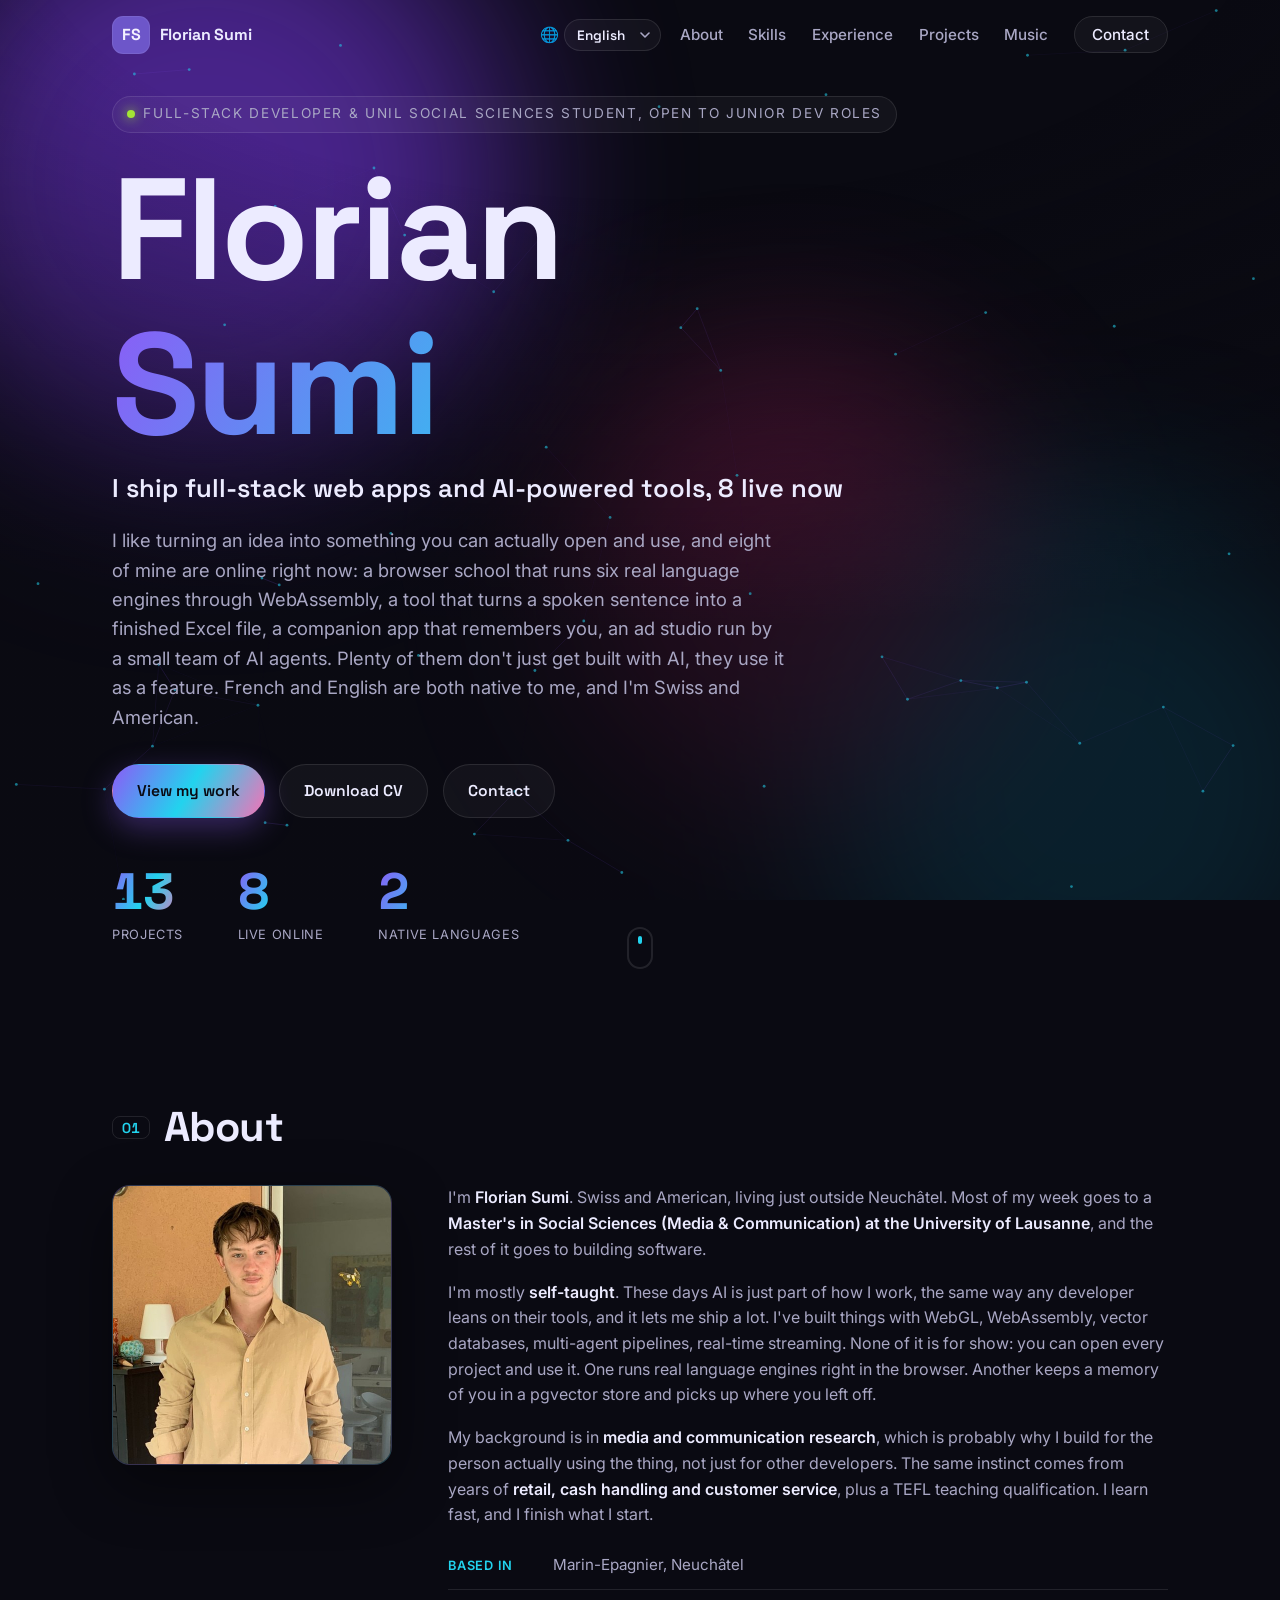
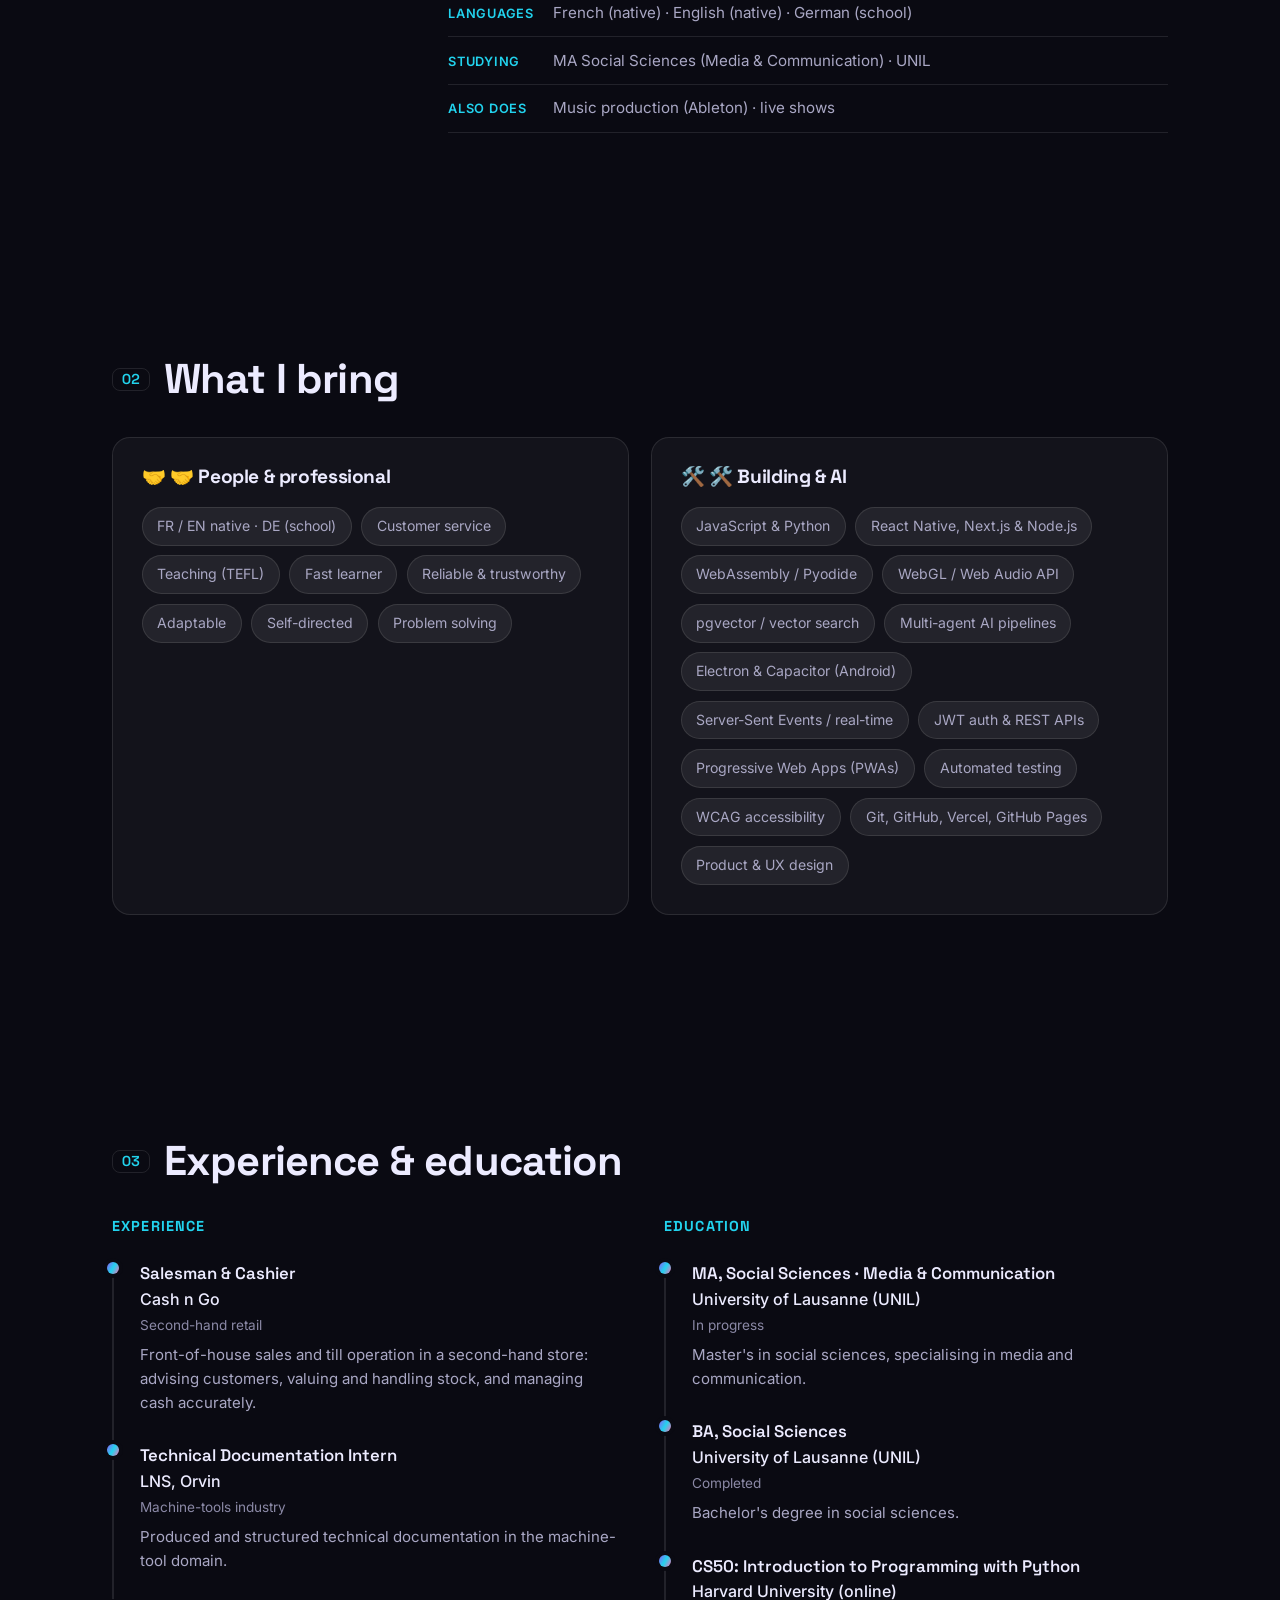
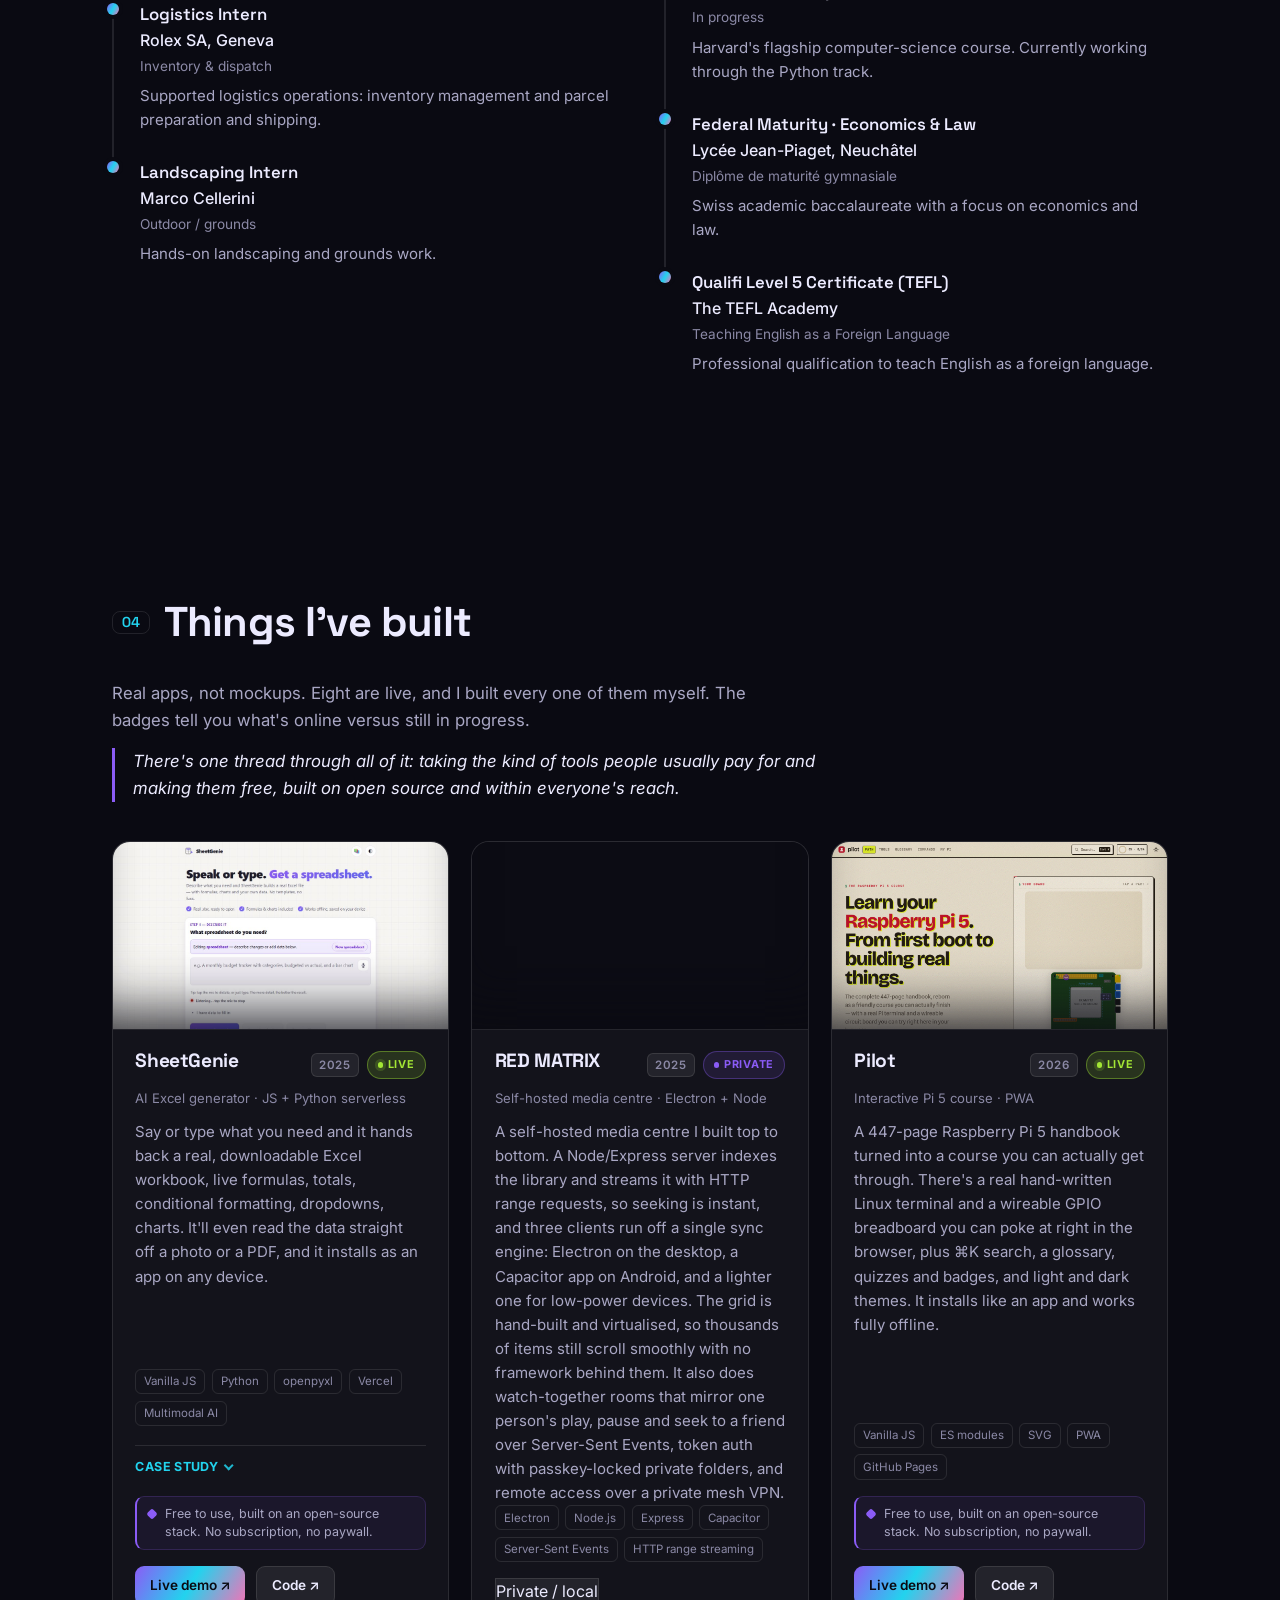
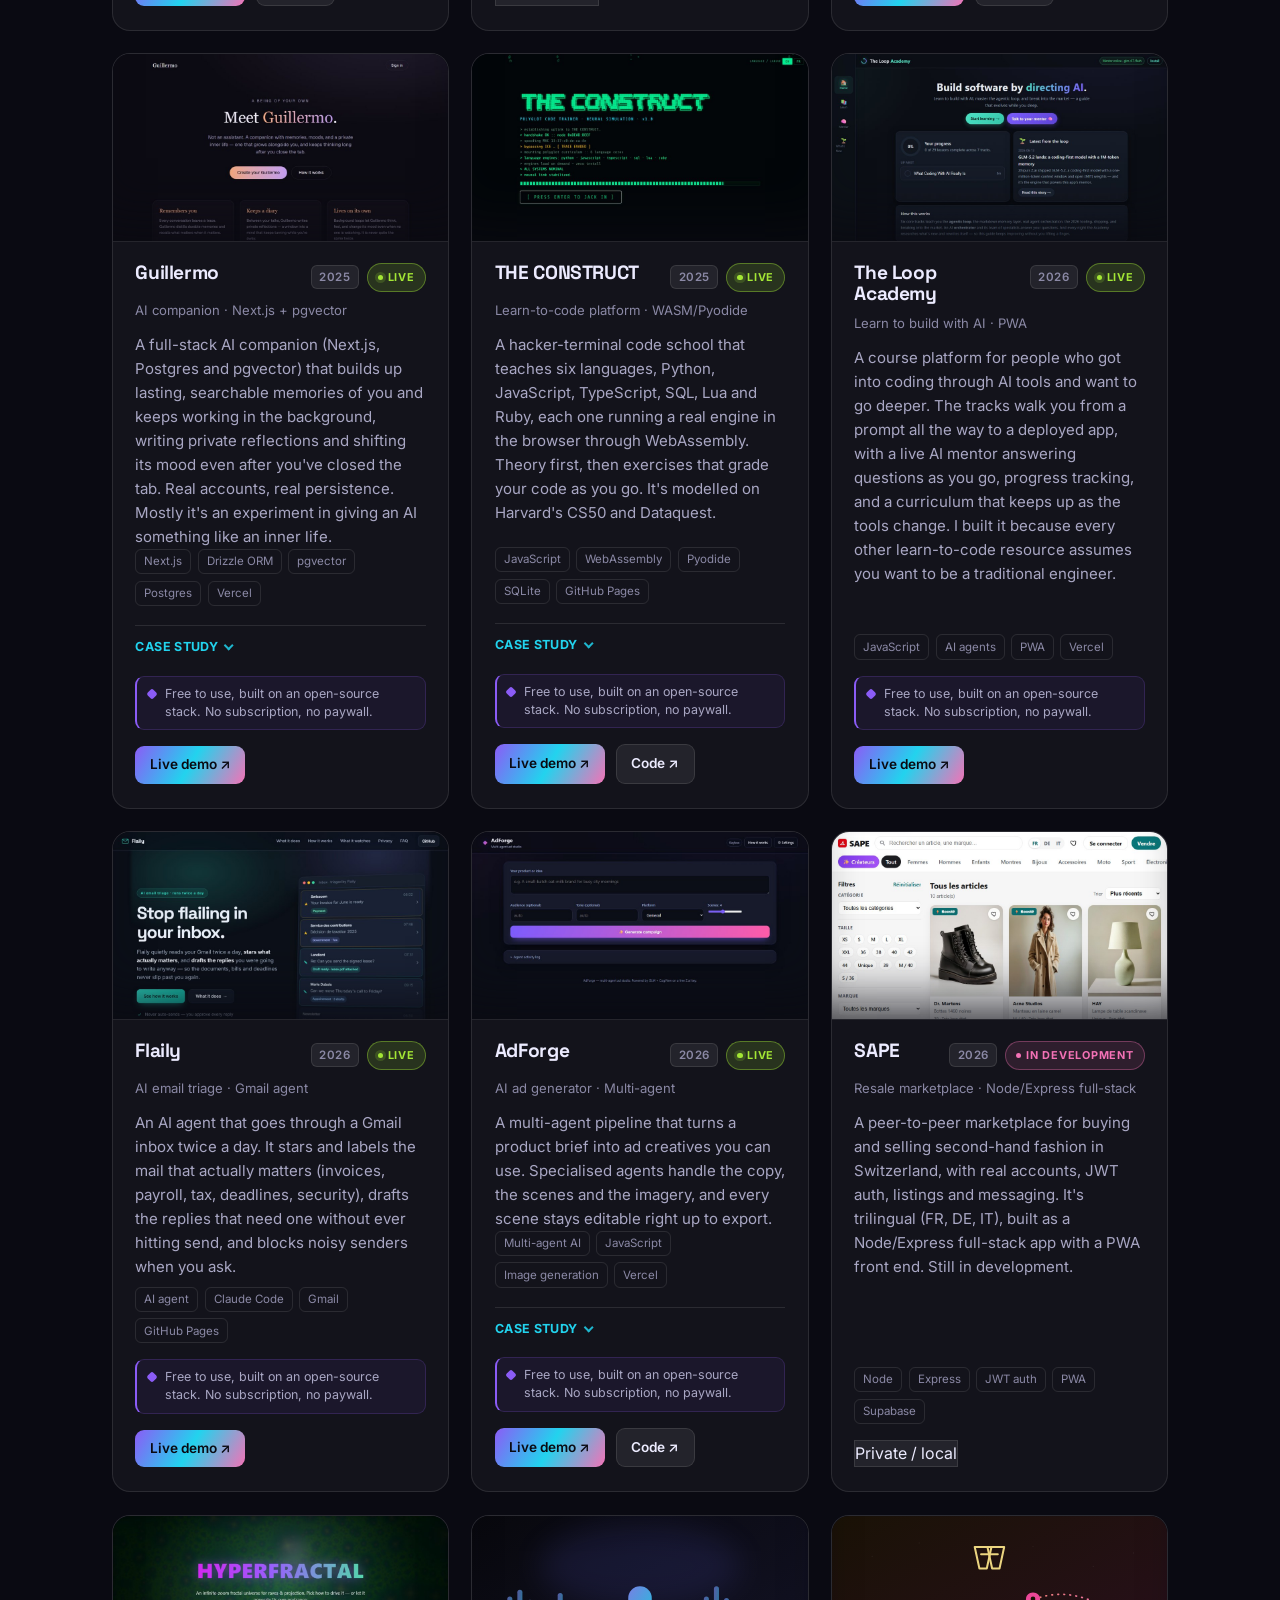
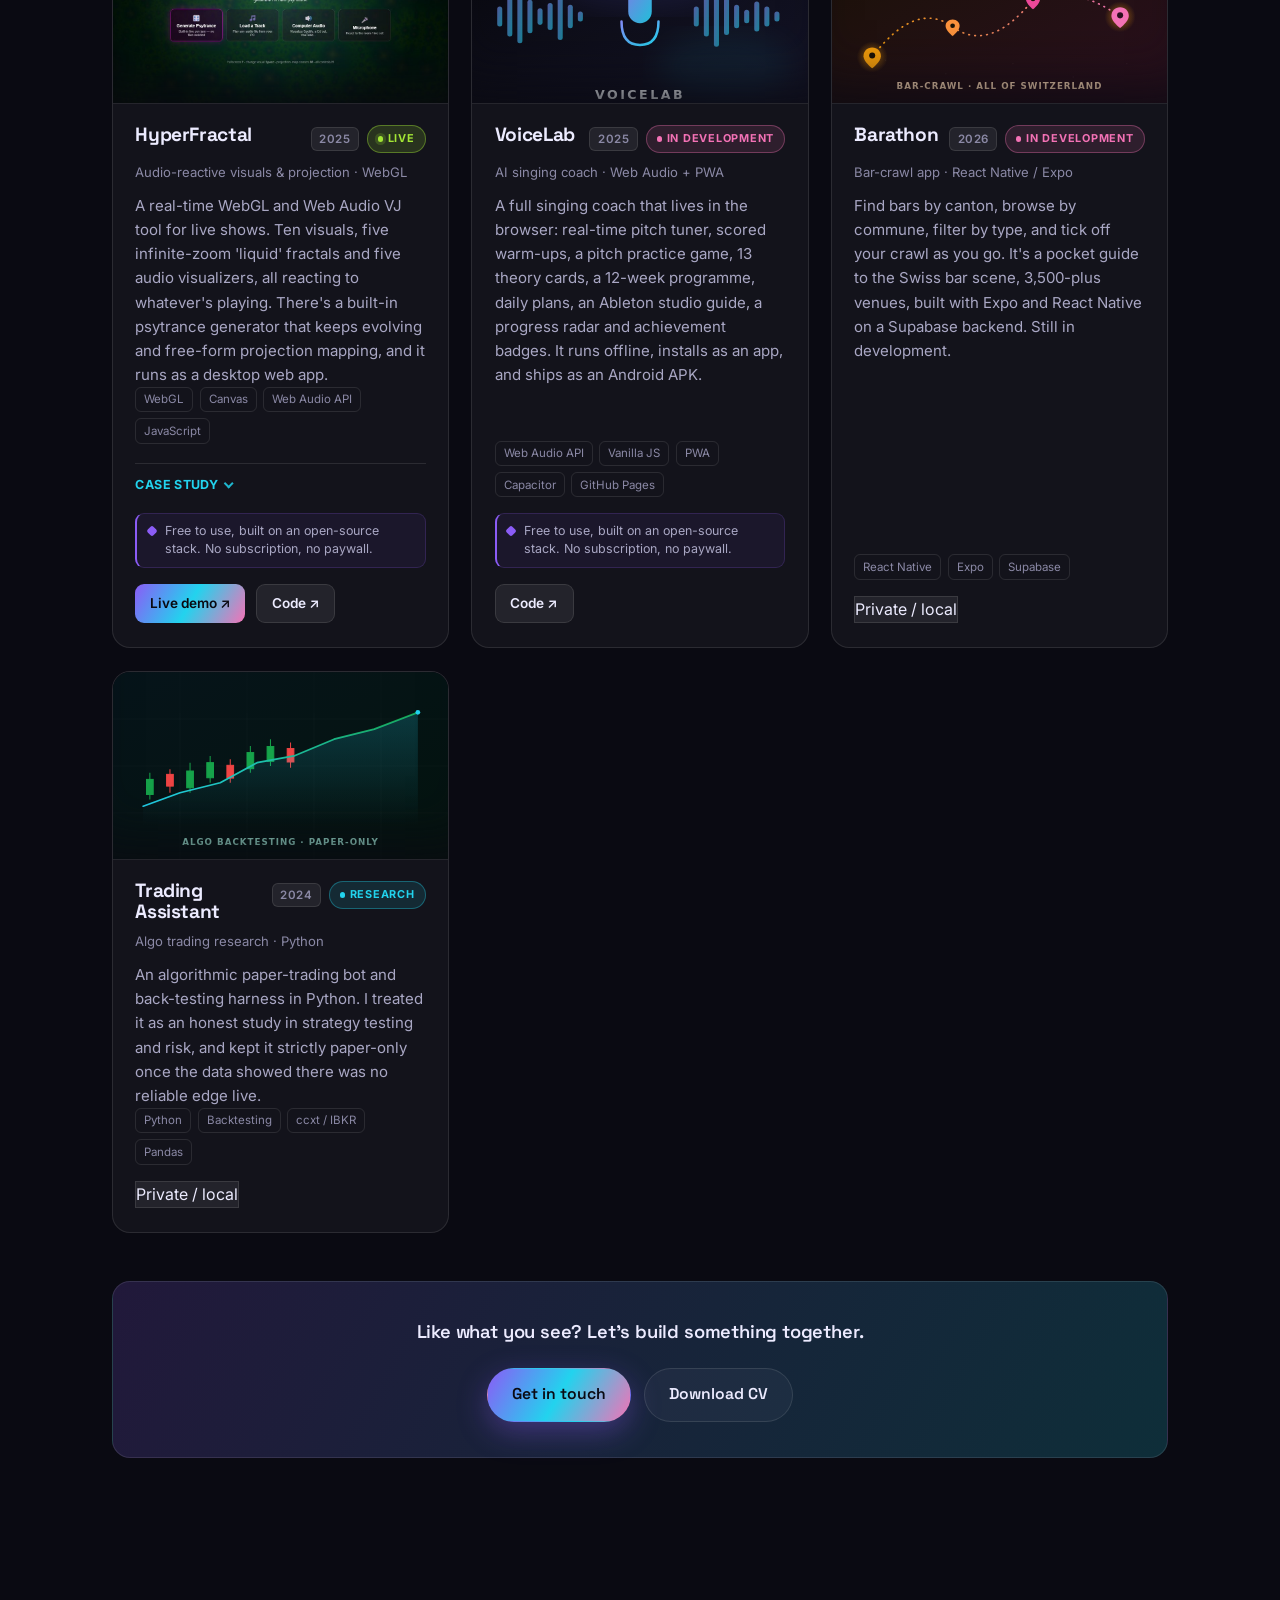
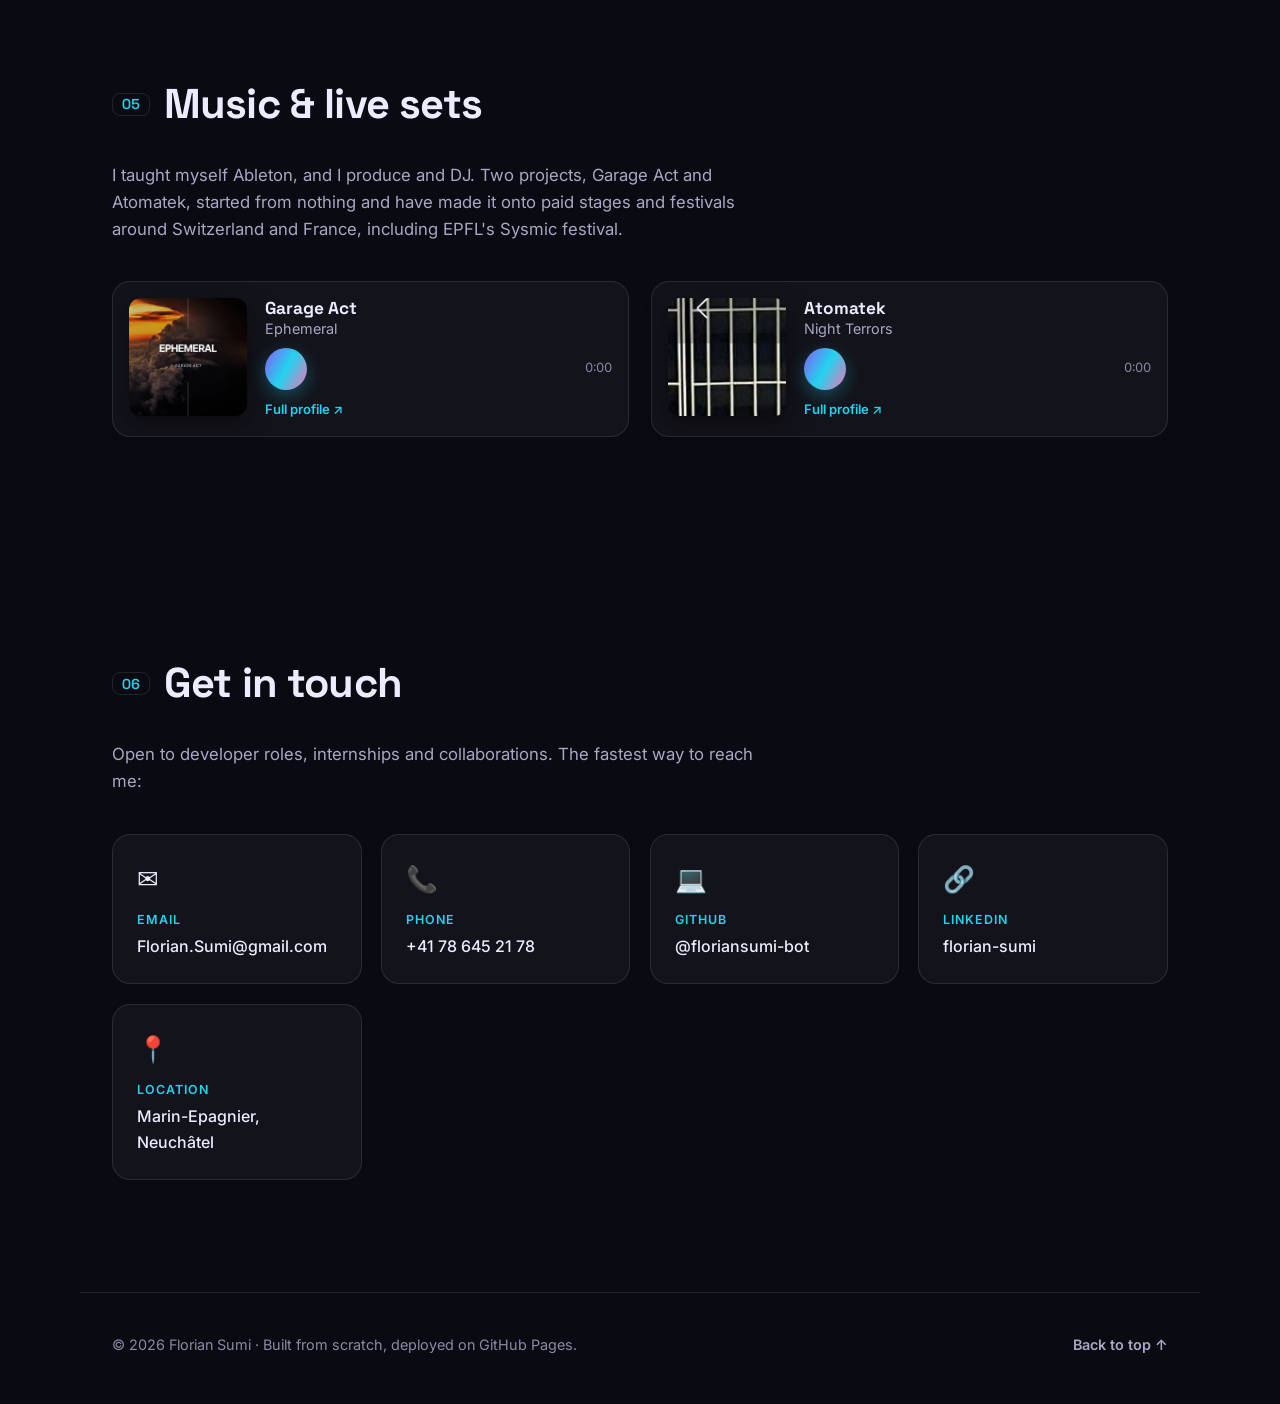
<file: index.html>
<!DOCTYPE html>
<html lang="en">
<head>
  <meta charset="UTF-8" />
  <meta name="viewport" content="width=device-width, initial-scale=1.0" />
  <title>Florian Sumi · Full-Stack Developer &amp; AI Builder</title>
  <meta name="description" content="Florian Sumi · Swiss/American full-stack developer and UNIL Social Sciences student. 8 live projects: WebAssembly code school, pgvector AI companion, multi-agent pipelines, WebGL tools and more. Open to junior dev roles in Switzerland or remote." />
  <meta name="author" content="Florian Sumi" />
  <meta name="theme-color" content="#0a0a12" />
  <link rel="canonical" href="https://floriansumi-bot.github.io/portfolio/" />

  <!-- Open Graph / social sharing -->
  <meta property="og:type" content="website" />
  <meta property="og:title" content="Florian Sumi · Full-Stack Developer & Social Sciences Student" />
  <meta property="og:description" content="A humanities student who ships real apps. Portfolio + interactive CV." />
  <meta property="og:image" content="https://floriansumi-bot.github.io/portfolio/assets/og-image.jpg" />
  <meta property="og:url" content="https://floriansumi-bot.github.io/portfolio/" />
  <meta property="og:locale" content="en_US" />
  <meta name="twitter:card" content="summary_large_image" />
  <meta name="twitter:title" content="Florian Sumi · Full-Stack Developer & Social Sciences Student" />
  <meta name="twitter:description" content="A humanities student who ships real apps. Portfolio + interactive CV." />
  <meta name="twitter:image" content="https://floriansumi-bot.github.io/portfolio/assets/og-image.jpg" />

  <link rel="icon" type="image/svg+xml" href="assets/favicon.svg" />
  <link rel="preconnect" href="https://fonts.googleapis.com" />
  <link rel="preconnect" href="https://fonts.gstatic.com" crossorigin />
  <link href="https://fonts.googleapis.com/css2?family=Space+Grotesk:wght@400;500;600;700&family=Inter:wght@400;500;600&display=swap" rel="stylesheet" />
  <link rel="stylesheet" href="css/styles.css" />
  <script type="application/ld+json">
  {
    "@context": "https://schema.org",
    "@type": "Person",
    "name": "Florian Sumi",
    "jobTitle": "Full-stack developer",
    "url": "https://floriansumi-bot.github.io/portfolio/",
    "email": "Florian.Sumi@gmail.com",
    "telephone": "+41786452178",
    "address": {
      "@type": "PostalAddress",
      "addressLocality": "Marin-Epagnier",
      "addressRegion": "Neuchâtel",
      "addressCountry": "CH"
    },
    "alumniOf": [
      { "@type": "EducationalOrganization", "name": "University of Lausanne" },
      { "@type": "EducationalOrganization", "name": "Harvard University" }
    ],
    "knowsLanguage": ["French", "English", "German"],
    "sameAs": [
      "https://github.com/floriansumi-bot",
      "https://www.linkedin.com/in/florian-sumi/"
    ]
  }
  </script>
</head>
<body id="top">
  <!-- Animated background -->
  <div class="bg-aurora" aria-hidden="true">
    <span class="blob blob-1"></span>
    <span class="blob blob-2"></span>
    <span class="blob blob-3"></span>
  </div>
  <canvas id="constellation" aria-hidden="true"></canvas>

  <a class="skip-link" href="#main" data-i18n="a11y.skip">Skip to content</a>
  <p id="langStatus" class="sr-only" role="status" aria-live="polite"></p>

  <!-- Header / nav -->
  <header class="site-header" id="siteHeader">
    <a href="#top" class="brand" aria-label="Florian Sumi, home">
      <span class="brand-mark">FS</span>
      <span class="brand-name">Florian&nbsp;Sumi</span>
    </a>
    <div class="header-right">
      <div class="lang-switch">
        <span class="lang-globe" aria-hidden="true">🌐</span>
        <select id="langSwitch" aria-label="Choose language">
          <option value="en">English</option>
          <option value="fr">Français</option>
          <option value="de">Deutsch</option>
          <option value="zh">中文</option>
          <option value="ja">日本語</option>
        </select>
      </div>
      <nav class="nav" aria-label="Primary">
        <button class="nav-toggle" id="navToggle" aria-expanded="false" aria-controls="navList" aria-label="Open menu">
          <span></span><span></span><span></span>
        </button>
        <ul class="nav-list" id="navList">
          <li><a href="#about" data-i18n="nav.about">About</a></li>
          <li><a href="#skills" data-i18n="nav.skills">Skills</a></li>
          <li><a href="#experience" data-i18n="nav.experience">Experience</a></li>
          <li><a href="#projects" data-i18n="nav.projects">Projects</a></li>
          <li><a href="#music" data-i18n="nav.music">Music</a></li>
          <li><a href="#contact" class="nav-cta" data-i18n="nav.contact">Contact</a></li>
        </ul>
      </nav>
    </div>
  </header>

  <!-- Hero mini game: a scroll-aware, playable falling-blocks game.
       Auto-plays itself; shows only when there's genuine empty space beside the hero. -->
  <aside id="arcade" class="arcade st-below" inert aria-hidden="true" aria-label="Mini game">
    <div class="arcade-win">
      <div class="arcade-bar">
        <span class="arcade-dots" aria-hidden="true"><i></i><i></i><i></i></span>
        <span class="arcade-name">// blocks.js</span>
      </div>
      <div class="arcade-body">
        <canvas id="arcadeCanvas" class="arcade-board" aria-hidden="true"></canvas>
        <div class="arcade-side">
          <div class="arcade-stat"><span>next</span><canvas id="arcadeNext" aria-hidden="true"></canvas></div>
          <div class="arcade-stat"><span>score</span><b id="arcadeScore">0</b></div>
          <div class="arcade-stat"><span>lines</span><b id="arcadeLines">0</b></div>
          <div class="arcade-keys">
            <span class="kc" data-act="left" role="button" tabindex="-1" aria-label="Move left">←</span><span class="kc" data-act="right" role="button" tabindex="-1" aria-label="Move right">→</span><span class="kc" data-act="down" role="button" tabindex="-1" aria-label="Soft drop">↓</span>
            <span class="kc" data-act="rotate" role="button" tabindex="-1" aria-label="Rotate">↑</span><span class="kcl">rotate</span>
            <span class="kc" data-act="drop" role="button" tabindex="-1" aria-label="Hard drop">⎵</span><span class="kcl">drop</span>
          </div>
        </div>
      </div>
      <div class="arcade-touch" id="arcadeTouch" aria-hidden="true">
        <button data-act="left" type="button" aria-label="Left">◀</button>
        <button data-act="rotate" type="button" aria-label="Rotate">⟳</button>
        <button data-act="right" type="button" aria-label="Right">▶</button>
        <button data-act="down" type="button" aria-label="Soft drop">▼</button>
        <button data-act="drop" type="button" aria-label="Hard drop">⤓</button>
      </div>
    </div>
  </aside>

  <main id="main">
    <!-- Hero -->
    <section class="hero" id="hero">
      <div class="hero-inner">
        <p class="hero-eyebrow reveal" data-i18n="hero.eyebrow">Full-stack developer &amp; UNIL Social Sciences student, open to junior dev roles</p>
        <h1 class="hero-title reveal">
          <span class="line">Florian</span>
          <span class="line gradient-text">Sumi</span>
        </h1>
        <p class="hero-role reveal" data-i18n="hero.role">I ship full-stack web apps and AI-powered tools, 8 live now</p>
        <p class="hero-pitch reveal" data-i18n="hero.pitch">
          I turn ideas into software people use, and 8 are live right now: an in-browser school
          that runs six programming-language engines via WebAssembly, a voice-to-Excel generator,
          a companion app with pgvector memory, a multi-agent ad pipeline, and more. Several of them
          use AI as an actual feature, not only to build them. Native French and English; Swiss and American.
        </p>
        <div class="hero-actions reveal">
          <a href="#projects" class="btn btn-primary" data-i18n="hero.cta.work">View my work</a>
          <a href="assets/Florian-Sumi-CV.pdf" class="btn btn-ghost" download data-i18n="hero.cta.cv">Download CV</a>
          <a href="#contact" class="btn btn-ghost" data-i18n="hero.cta.contact">Contact</a>
        </div>
        <ul class="hero-stats reveal" aria-label="At a glance">
          <li data-stat="apps" aria-label="13 projects"><strong data-count="13" aria-hidden="true">13</strong><span data-i18n="hero.stat.apps">projects</span></li>
          <li data-stat="live" aria-label="8 live online"><strong data-count="8" aria-hidden="true">8</strong><span data-i18n="hero.stat.live">live online</span></li>
          <li data-stat="langs" aria-label="2 native languages"><strong data-count="2" aria-hidden="true">2</strong><span data-i18n="hero.stat.langs">native languages</span></li>
        </ul>
      </div>
      <a href="#about" class="scroll-cue" aria-label="Scroll to the About section">
        <span></span>
      </a>
    </section>

    <!-- About -->
    <section class="section" id="about">
      <div class="section-head reveal">
        <span class="section-index">01</span>
        <h2 class="section-title" data-i18n="section.about">About</h2>
      </div>
      <div class="about-grid">
        <div class="about-portrait reveal">
          <div class="portrait-frame">
            <img src="assets/profile.jpg" alt="Portrait of Florian Sumi" id="portrait" width="280" height="280"
                 onerror="this.style.display='none';this.parentElement.classList.add('monogram')" />
            <span class="portrait-monogram" aria-hidden="true">FS</span>
          </div>
        </div>
        <div class="about-text reveal">
          <p data-i18n-html="about.p1">
            I'm <strong>Florian Sumi</strong>, Swiss and American, based near Neuchâtel.
            By day I'm doing a <strong>Master's in Social Sciences (Media &amp; Communication)
            at the University of Lausanne</strong>; the rest of the time I build software.
          </p>
          <p data-i18n-html="about.p2">
            I'm largely <strong>self-taught</strong>, and AI is part of my workflow the way any
            developer relies on their tools. I've shipped products with WebGL, WebAssembly, vector
            databases, multi-agent pipelines and real-time streaming. You can open and use all of
            them: a platform that runs real language engines in the browser, a companion app with a
            pgvector memory system, and more.
          </p>
          <p data-i18n-html="about.p3">
            My background is in <strong>media and communication research</strong>, so I build
            software for the people using it, not only for other developers. The same habit comes
            from hands-on <strong>retail, cash-handling and customer-service</strong> work and a
            TEFL teaching qualification. I pick things up fast and I ship.
          </p>
          <ul class="about-facts">
            <li><span class="fact-key" data-i18n="about.fact.based.label">Based in</span> <span class="fact-val" data-i18n="about.fact.based.value">Marin-Epagnier, Neuchâtel 🇨🇭</span></li>
            <li><span class="fact-key" data-i18n="about.fact.langs.label">Languages</span> <span class="fact-val" data-i18n="about.fact.langs.value">French (native) · English (native) · German (school)</span></li>
            <li><span class="fact-key" data-i18n="about.fact.study.label">Studying</span> <span class="fact-val" data-i18n="about.fact.study.value">MA Social Sciences (Media &amp; Communication) · UNIL</span></li>
            <li><span class="fact-key" data-i18n="about.fact.also.label">Also does</span> <span class="fact-val" data-i18n="about.fact.also.value">Music production (Ableton) · live shows</span></li>
          </ul>
        </div>
      </div>
    </section>

    <!-- Skills -->
    <section class="section" id="skills">
      <div class="section-head reveal">
        <span class="section-index">02</span>
        <h2 class="section-title" data-i18n="section.skills">What I bring</h2>
      </div>
      <div class="skills-grid">
        <article class="skill-card reveal">
          <h3><span aria-hidden="true">🤝</span> <span data-i18n="skills.people.heading">People &amp; professional</span></h3>
          <ul class="chips" id="softSkills"></ul>
        </article>
        <article class="skill-card reveal">
          <h3><span aria-hidden="true">🛠️</span> <span data-i18n="skills.tech.heading">Building &amp; AI</span></h3>
          <ul class="chips" id="techSkills"></ul>
        </article>
      </div>
    </section>

    <!-- Experience + Education -->
    <section class="section" id="experience">
      <div class="section-head reveal">
        <span class="section-index">03</span>
        <h2 class="section-title" data-i18n="section.experience">Experience &amp; education</h2>
      </div>
      <div class="timeline-grid">
        <div class="timeline" id="experienceList" aria-label="Work experience">
          <h3 class="timeline-heading reveal" data-i18n="timeline.experience">Experience</h3>
          <div class="tl-items" id="experienceItems"></div>
        </div>
        <div class="timeline" id="educationList" aria-label="Education">
          <h3 class="timeline-heading reveal" data-i18n="timeline.education">Education</h3>
          <div class="tl-items" id="educationItems"></div>
        </div>
      </div>
    </section>

    <!-- Projects -->
    <section class="section" id="projects">
      <div class="section-head reveal">
        <span class="section-index">04</span>
        <h2 class="section-title" data-i18n="section.projects">Things I've built</h2>
      </div>
      <p class="section-lead reveal" data-i18n="projects.lead">
        Working applications, not mockups. Eight are live, all built solo; the badges show what's
        publicly live versus still in development.
      </p>
      <p class="section-lead projects-mission reveal" data-i18n="projects.mission">
        One thread ties them together: putting open-source technology into everyday hands, taking
        tools people normally pay for and making them free.
      </p>
      <div class="projects-grid" id="projectsGrid"></div>
      <div class="projects-cta reveal">
        <p data-i18n="projects.cta">Like what you see? Let's build something together.</p>
        <div class="projects-cta-actions">
          <a href="mailto:Florian.Sumi@gmail.com" class="btn btn-primary" data-i18n="projects.cta.email">Get in touch</a>
          <a href="assets/Florian-Sumi-CV.pdf" class="btn btn-ghost" download data-i18n="projects.cta.cv">Download CV</a>
        </div>
      </div>
    </section>

    <!-- Music -->
    <section class="section music" id="music">
      <div class="section-head reveal">
        <span class="section-index">05</span>
        <h2 class="section-title" data-i18n="section.music">Music &amp; live sets</h2>
      </div>
      <p class="section-lead reveal" data-i18n="music.lead">
        Self-taught on Ableton, I produce and DJ. I've grown two projects, Garage Act and Atomatek,
        from scratch to paid venues and festivals across Switzerland and France, including EPFL's Sysmic festival.
      </p>
      <div class="music-grid">
        <article class="music-card reveal" data-seed="1678609419">
          <div class="music-art"><img src="assets/music/garageact.jpg" alt="Garage Act, Ephemeral cover art" loading="lazy" decoding="async" /></div>
          <div class="music-body">
            <div class="music-meta">
              <span class="music-artist">Garage Act</span>
              <span class="music-title">Ephemeral</span>
            </div>
            <div class="music-controls">
              <button class="music-play" type="button" aria-label="Play"></button>
              <canvas class="music-wave" aria-hidden="true"></canvas>
              <span class="music-time">0:00</span>
            </div>
            <a class="music-link" href="https://soundcloud.com/garageact" target="_blank" rel="noopener noreferrer" data-i18n="music.more">Full profile ↗</a>
          </div>
          <iframe class="sc-hidden" title="Garage Act" allow="autoplay" scrolling="no" frameborder="no"
            src="https://w.soundcloud.com/player/?url=https%3A%2F%2Fapi.soundcloud.com%2Ftracks%2F1678609419&visual=false&show_artwork=false&show_comments=false&show_user=false&show_playcount=false&sharing=false&buying=false&download=false&hide_related=true&single_active=true"></iframe>
        </article>
        <article class="music-card reveal" data-seed="1980850335">
          <div class="music-art"><img src="assets/music/atomatek.jpg" alt="Atomatek, Night Terrors cover art" loading="lazy" decoding="async" /></div>
          <div class="music-body">
            <div class="music-meta">
              <span class="music-artist">Atomatek</span>
              <span class="music-title">Night Terrors</span>
            </div>
            <div class="music-controls">
              <button class="music-play" type="button" aria-label="Play"></button>
              <canvas class="music-wave" aria-hidden="true"></canvas>
              <span class="music-time">0:00</span>
            </div>
            <a class="music-link" href="https://soundcloud.com/atomatek" target="_blank" rel="noopener noreferrer" data-i18n="music.more">Full profile ↗</a>
          </div>
          <iframe class="sc-hidden" title="Atomatek" allow="autoplay" scrolling="no" frameborder="no"
            src="https://w.soundcloud.com/player/?url=https%3A%2F%2Fapi.soundcloud.com%2Ftracks%2F1980850335&visual=false&show_artwork=false&show_comments=false&show_user=false&show_playcount=false&sharing=false&buying=false&download=false&hide_related=true&single_active=true"></iframe>
        </article>
      </div>
    </section>

    <!-- Contact -->
    <section class="section contact" id="contact">
      <div class="section-head reveal">
        <span class="section-index">06</span>
        <h2 class="section-title" data-i18n="section.contact">Get in touch</h2>
      </div>
      <p class="section-lead reveal" data-i18n="contact.lead">
        Open to internships, collaborations and interesting problems. The fastest way to reach me:
      </p>
      <div class="contact-grid reveal">
        <a class="contact-card" href="mailto:Florian.Sumi@gmail.com">
          <span class="contact-icon" aria-hidden="true">✉️</span>
          <span class="contact-label" data-i18n="contact.email">Email</span>
          <span class="contact-value">Florian.Sumi@gmail.com</span>
        </a>
        <a class="contact-card" href="tel:+41786452178">
          <span class="contact-icon" aria-hidden="true">📞</span>
          <span class="contact-label" data-i18n="contact.phone">Phone</span>
          <span class="contact-value">+41 78 645 21 78</span>
        </a>
        <a class="contact-card" href="https://github.com/floriansumi-bot" target="_blank" rel="noopener noreferrer">
          <span class="contact-icon" aria-hidden="true">💻</span>
          <span class="contact-label" data-i18n="contact.github">GitHub</span>
          <span class="contact-value">@floriansumi-bot</span>
        </a>
        <a class="contact-card" href="https://www.linkedin.com/in/florian-sumi/" target="_blank" rel="noopener noreferrer">
          <span class="contact-icon" aria-hidden="true">🔗</span>
          <span class="contact-label" data-i18n="contact.linkedin">LinkedIn</span>
          <span class="contact-value">florian-sumi</span>
        </a>
        <div class="contact-card contact-card--static">
          <span class="contact-icon" aria-hidden="true">📍</span>
          <span class="contact-label" data-i18n="contact.location">Location</span>
          <span class="contact-value" data-i18n="contact.location.value">Marin-Epagnier, Neuchâtel 🇨🇭</span>
        </div>
      </div>
    </section>
  </main>

  <footer class="site-footer">
    <p>© <span id="year"></span> Florian Sumi · <span data-i18n="footer.tagline">Built from scratch, deployed on GitHub Pages.</span></p>
    <a href="#top" class="back-to-top" data-i18n="footer.top">Back to top ↑</a>
  </footer>

  <script src="js/content.js" defer></script>
  <script src="js/main.js" defer></script>
  <script src="https://w.soundcloud.com/player/api.js" defer></script>
  <script src="js/music.js" defer></script>
  <script src="js/arcade.js" defer></script>
</body>
</html>
</file>
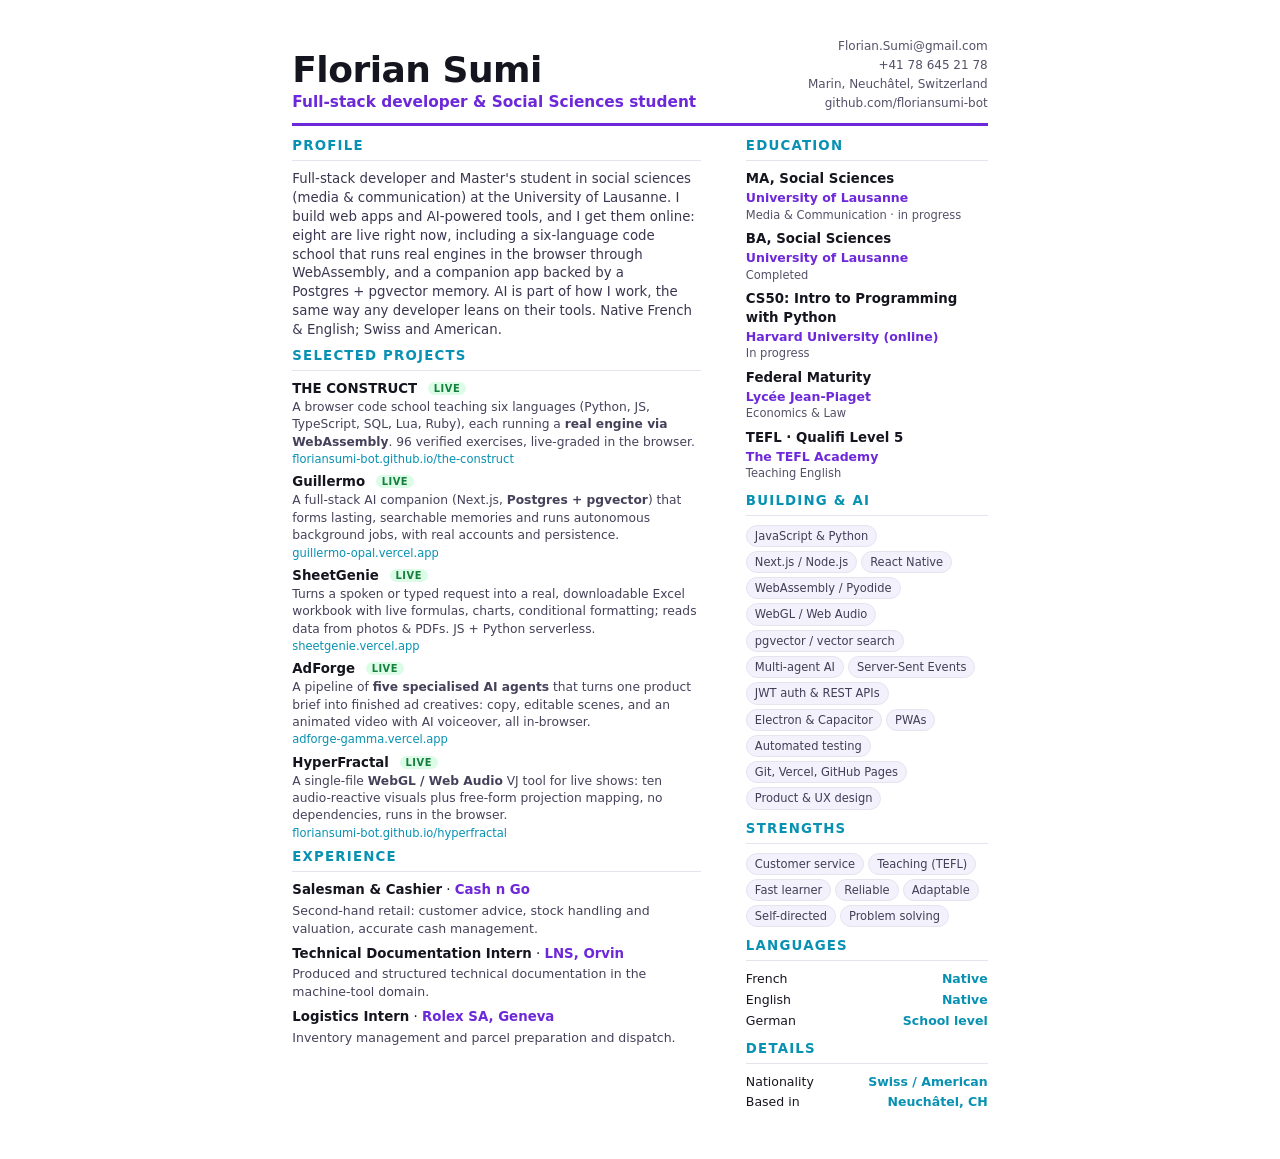
<file: cv.html>
<!DOCTYPE html>
<html lang="en">
<head>
<meta charset="UTF-8" />
<meta name="viewport" content="width=device-width, initial-scale=1.0" />
<title>Florian Sumi · CV</title>
<style>
  :root {
    --ink: #15151f;
    --muted: #555068;
    --accent: #6d28d9;
    --accent2: #0891b2;
    --line: #e6e3ef;
    --chip: #f3f1fb;
  }
  * { box-sizing: border-box; margin: 0; padding: 0; }
  html { -webkit-print-color-adjust: exact; print-color-adjust: exact; }
  body {
    font-family: "Segoe UI", system-ui, -apple-system, Roboto, Arial, sans-serif;
    color: var(--ink); background: #fff; line-height: 1.42; font-size: 10pt;
  }
  .page { width: 210mm; min-height: 297mm; margin: 0 auto; padding: 10mm 13mm; }

  header { display: flex; justify-content: space-between; align-items: flex-end; gap: 1rem;
    border-bottom: 3px solid var(--accent); padding-bottom: 9px; margin-bottom: 11px; }
  .name { font-size: 27pt; font-weight: 800; letter-spacing: -.5px; line-height: 1; }
  .role { color: var(--accent); font-weight: 700; font-size: 11.5pt; margin-top: 4px; }
  .contact { text-align: right; font-size: 9pt; color: var(--muted); }
  .contact a { color: var(--muted); text-decoration: none; }
  .contact div { margin-bottom: 2px; }

  .body { display: grid; grid-template-columns: 1fr 64mm; gap: 12mm; }
  h2 { font-size: 10pt; text-transform: uppercase; letter-spacing: 1.2px; color: var(--accent2);
    border-bottom: 1px solid var(--line); padding-bottom: 4px; margin: 0 0 9px; }
  section { margin-bottom: 7px; }

  .summary { color: #3a3650; }

  .item { margin-bottom: 7px; }
  .item .top { display: flex; justify-content: space-between; gap: 8px; }
  .item .title { font-weight: 700; }
  .item .org { color: var(--accent); font-weight: 600; }
  .item .meta { color: var(--muted); font-size: 8.6pt; white-space: nowrap; }
  .item p { color: #46415a; font-size: 9.4pt; margin-top: 2px; }

  .proj { margin-bottom: 6px; }
  .proj .title { font-weight: 700; }
  .proj .badge { font-size: 7.4pt; font-weight: 700; text-transform: uppercase; letter-spacing: .5px;
    padding: 1px 6px; border-radius: 99px; margin-left: 6px; vertical-align: middle; }
  .badge.live { background: #dcfce7; color: #15803d; }
  .badge.dev { background: #fce7f3; color: #be185d; }
  .badge.research { background: #cffafe; color: #0e7490; }
  .badge.private { background: #ede9fe; color: #6d28d9; }
  .proj p { color: #46415a; font-size: 9.2pt; }
  .proj .url { color: var(--accent2); font-size: 8.6pt; word-break: break-all; }

  .chips { display: flex; flex-wrap: wrap; gap: 4px; }
  .chips span { background: var(--chip); border: 1px solid var(--line); border-radius: 99px;
    padding: 2px 8px; font-size: 8.6pt; color: #423d57; }
  .lang { display: flex; justify-content: space-between; font-size: 9.4pt; margin-bottom: 3px; }
  .lang b { color: var(--accent2); font-weight: 600; }
  .side .block { margin-bottom: 10px; }

  @page { size: A4; margin: 0; }
  @media print {
    html, body { margin: 0; }
    .page { margin: 0; height: 297mm; min-height: 297mm; overflow: hidden; }
  }
</style>
</head>
<body>
  <div class="page">
    <header>
      <div>
        <div class="name">Florian Sumi</div>
        <div class="role">Full-stack developer &amp; Social Sciences student</div>
      </div>
      <div class="contact">
        <div><a href="mailto:Florian.Sumi@gmail.com">Florian.Sumi@gmail.com</a></div>
        <div>+41 78 645 21 78</div>
        <div>Marin, Neuchâtel, Switzerland</div>
        <div><a href="https://github.com/floriansumi-bot">github.com/floriansumi-bot</a></div>
      </div>
    </header>

    <div class="body">
      <div class="main">
        <section>
          <h2>Profile</h2>
          <p class="summary">
            Full-stack developer and Master's student in social sciences (media &amp; communication)
            at the University of Lausanne. I build web apps and AI-powered tools, and I get them
            online: eight are live right now, including a six-language code school that runs real
            engines in the browser through WebAssembly, and a companion app backed by a
            Postgres&nbsp;+&nbsp;pgvector memory. AI is part of how I work, the same way any developer
            leans on their tools. Native French &amp; English; Swiss and American.
          </p>
        </section>

        <section>
          <h2>Selected projects</h2>
          <div class="proj">
            <div class="title">THE CONSTRUCT <span class="badge live">Live</span></div>
            <p>A browser code school teaching six languages (Python, JS, TypeScript, SQL, Lua, Ruby),
               each running a <b>real engine via WebAssembly</b>. 96 verified exercises, live-graded in the browser.</p>
            <div class="url">floriansumi-bot.github.io/the-construct</div>
          </div>
          <div class="proj">
            <div class="title">Guillermo <span class="badge live">Live</span></div>
            <p>A full-stack AI companion (Next.js, <b>Postgres + pgvector</b>) that forms lasting, searchable
               memories and runs autonomous background jobs, with real accounts and persistence.</p>
            <div class="url">guillermo-opal.vercel.app</div>
          </div>
          <div class="proj">
            <div class="title">SheetGenie <span class="badge live">Live</span></div>
            <p>Turns a spoken or typed request into a real, downloadable Excel workbook with live formulas,
               charts, conditional formatting; reads data from photos &amp; PDFs. JS + Python serverless.</p>
            <div class="url">sheetgenie.vercel.app</div>
          </div>
          <div class="proj">
            <div class="title">AdForge <span class="badge live">Live</span></div>
            <p>A pipeline of <b>five specialised AI agents</b> that turns one product brief into finished ad
               creatives: copy, editable scenes, and an animated video with AI voiceover, all in-browser.</p>
            <div class="url">adforge-gamma.vercel.app</div>
          </div>
          <div class="proj">
            <div class="title">HyperFractal <span class="badge live">Live</span></div>
            <p>A single-file <b>WebGL / Web Audio</b> VJ tool for live shows: ten audio-reactive visuals plus
               free-form projection mapping, no dependencies, runs in the browser.</p>
            <div class="url">floriansumi-bot.github.io/hyperfractal</div>
          </div>
        </section>

        <section>
          <h2>Experience</h2>
          <div class="item">
            <div class="top"><span><span class="title">Salesman &amp; Cashier</span> · <span class="org">Cash n Go</span></span></div>
            <p>Second-hand retail: customer advice, stock handling and valuation, accurate cash management.</p>
          </div>
          <div class="item">
            <div class="top"><span><span class="title">Technical Documentation Intern</span> · <span class="org">LNS, Orvin</span></span></div>
            <p>Produced and structured technical documentation in the machine-tool domain.</p>
          </div>
          <div class="item">
            <div class="top"><span><span class="title">Logistics Intern</span> · <span class="org">Rolex SA, Geneva</span></span></div>
            <p>Inventory management and parcel preparation and dispatch.</p>
          </div>
        </section>
      </div>

      <div class="side">
        <div class="block">
          <h2>Education</h2>
          <div class="item">
            <div class="title">MA, Social Sciences</div>
            <div class="org" style="font-size:9.4pt">University of Lausanne</div>
            <div class="meta">Media &amp; Communication · in progress</div>
          </div>
          <div class="item">
            <div class="title">BA, Social Sciences</div>
            <div class="org" style="font-size:9.4pt">University of Lausanne</div>
            <div class="meta">Completed</div>
          </div>
          <div class="item">
            <div class="title">CS50: Intro to Programming with Python</div>
            <div class="org" style="font-size:9.4pt">Harvard University (online)</div>
            <div class="meta">In progress</div>
          </div>
          <div class="item">
            <div class="title">Federal Maturity</div>
            <div class="org" style="font-size:9.4pt">Lycée Jean-Piaget</div>
            <div class="meta">Economics &amp; Law</div>
          </div>
          <div class="item">
            <div class="title">TEFL · Qualifi Level 5</div>
            <div class="org" style="font-size:9.4pt">The TEFL Academy</div>
            <div class="meta">Teaching English</div>
          </div>
        </div>

        <div class="block">
          <h2>Building &amp; AI</h2>
          <div class="chips">
            <span>JavaScript &amp; Python</span><span>Next.js / Node.js</span><span>React Native</span>
            <span>WebAssembly / Pyodide</span><span>WebGL / Web Audio</span><span>pgvector / vector search</span>
            <span>Multi-agent AI</span><span>Server-Sent Events</span><span>JWT auth &amp; REST APIs</span>
            <span>Electron &amp; Capacitor</span><span>PWAs</span><span>Automated testing</span>
            <span>Git, Vercel, GitHub Pages</span><span>Product &amp; UX design</span>
          </div>
        </div>

        <div class="block">
          <h2>Strengths</h2>
          <div class="chips">
            <span>Customer service</span><span>Teaching (TEFL)</span><span>Fast learner</span>
            <span>Reliable</span><span>Adaptable</span><span>Self-directed</span><span>Problem solving</span>
          </div>
        </div>

        <div class="block">
          <h2>Languages</h2>
          <div class="lang"><span>French</span><b>Native</b></div>
          <div class="lang"><span>English</span><b>Native</b></div>
          <div class="lang"><span>German</span><b>School level</b></div>
        </div>

        <div class="block">
          <h2>Details</h2>
          <div class="lang"><span>Nationality</span><b>Swiss / American</b></div>
          <div class="lang"><span>Based in</span><b>Neuchâtel, CH</b></div>
        </div>
      </div>
    </div>
  </div>
</body>
</html>
</file>
<file: css/styles.css>
/* ============================================================
   Florian Sumi — Portfolio
   Bold, dark, animated. Zero-build static site.
   ============================================================ */

:root {
  --bg: #0a0a12;
  --bg-soft: #11111d;
  --surface: rgba(255, 255, 255, 0.04);
  --surface-2: rgba(255, 255, 255, 0.07);
  --border: rgba(255, 255, 255, 0.10);
  --text: #ecebff;
  --text-dim: #a9a7c4;
  --text-faint: #8b89a6;

  --violet: #8b5cf6;
  --cyan: #22d3ee;
  --magenta: #f472b6;
  --lime: #a3e635;

  --grad: linear-gradient(120deg, #8b5cf6 0%, #22d3ee 50%, #f472b6 100%);
  --grad-soft: linear-gradient(120deg, rgba(139,92,246,.18), rgba(34,211,238,.18));

  --radius: 18px;
  --radius-sm: 12px;
  --maxw: 1120px;
  --ease: cubic-bezier(0.22, 1, 0.36, 1);
}

/* ---------- Reset / base ---------- */
*, *::before, *::after { box-sizing: border-box; }
* { margin: 0; }
html { scroll-behavior: smooth; -webkit-text-size-adjust: 100%; }
body {
  font-family: "Inter", system-ui, -apple-system, Segoe UI, Roboto, "Noto Sans JP", "Noto Sans SC", sans-serif;
  background: var(--bg);
  color: var(--text);
  line-height: 1.6;
  overflow-x: hidden;
  -webkit-font-smoothing: antialiased;
}
/* CJK scripts need more leading than Latin to breathe. */
:lang(zh) body, :lang(ja) body { line-height: 1.8; }
:lang(zh) .section-lead, :lang(ja) .section-lead,
:lang(zh) .project-desc, :lang(ja) .project-desc,
:lang(zh) .about-text p, :lang(ja) .about-text p,
:lang(zh) .tl-desc, :lang(ja) .tl-desc { line-height: 1.85; }
img { max-width: 100%; display: block; }
a { color: inherit; text-decoration: none; }
ul { list-style: none; padding: 0; }
h1, h2, h3 { font-family: "Space Grotesk", system-ui, sans-serif; line-height: 1.08; font-weight: 700; letter-spacing: -0.02em; }

.gradient-text {
  background: var(--grad);
  -webkit-background-clip: text;
  background-clip: text;
  color: transparent;
}

.skip-link {
  position: absolute; left: -999px; top: 0; z-index: 1000;
  background: #6d28d9; color: #fff; padding: .6rem 1rem; border-radius: 0 0 8px 0;
}
.skip-link:focus { left: 0; }

.sr-only { position: absolute; width: 1px; height: 1px; padding: 0; margin: -1px; overflow: hidden; clip: rect(0,0,0,0); white-space: nowrap; border: 0; }

:focus-visible {
  outline: 2px solid var(--cyan);
  outline-offset: 3px;
  border-radius: 4px;
}

/* ---------- Animated background ---------- */
.bg-aurora { position: fixed; inset: 0; z-index: -2; overflow: hidden; pointer-events: none; }
.blob {
  position: absolute; border-radius: 50%; filter: blur(90px); opacity: .55;
  animation: drift 22s var(--ease) infinite alternate;
}
.blob-1 { width: 48vw; height: 48vw; background: #7c3aed; top: -10vw; left: -8vw; }
.blob-2 { width: 42vw; height: 42vw; background: #0891b2; bottom: -12vw; right: -6vw; animation-delay: -7s; }
.blob-3 { width: 34vw; height: 34vw; background: #db2777; top: 40%; left: 45%; animation-delay: -13s; opacity: .4; }
@keyframes drift {
  0%   { transform: translate(0,0) scale(1); }
  100% { transform: translate(6vw, 5vw) scale(1.15); }
}
#constellation { position: fixed; inset: 0; z-index: -1; pointer-events: none; }
body::before {
  content: ""; position: fixed; inset: 0; z-index: -1; pointer-events: none;
  background: radial-gradient(120% 80% at 50% -10%, transparent 40%, rgba(10,10,18,.7) 100%);
}

/* ---------- Header ---------- */
.site-header {
  position: fixed; top: 0; left: 0; right: 0; z-index: 100;
  display: flex; align-items: center; justify-content: space-between;
  padding-block: 1rem;
  /* Align the header content to the same centered rail as the sections, so the logo
     lines up with the hero/section content instead of sitting at the screen edge. */
  padding-inline: calc(max(0px, (100% - var(--maxw)) / 2) + clamp(1.1rem, 5vw, 2rem));
  transition: background .3s var(--ease), backdrop-filter .3s, padding .3s;
}
.site-header.scrolled {
  background: rgba(10,10,18,.72);
  backdrop-filter: blur(14px);
  border-bottom: 1px solid var(--border);
  padding-top: .65rem; padding-bottom: .65rem;
}
.brand { display: flex; align-items: center; gap: .6rem; font-weight: 700; }
.brand-mark {
  display: grid; place-items: center; width: 38px; height: 38px; border-radius: 11px;
  background: #6d56c9; color: #f4f1ff; font-family: "Space Grotesk"; font-weight: 700;
  border: 1px solid rgba(255,255,255,.08);
}
.brand-name { font-family: "Space Grotesk"; letter-spacing: -.01em; }
.nav-list { display: flex; align-items: center; gap: 1.6rem; }
.nav-list a { color: var(--text-dim); font-size: .95rem; font-weight: 500; transition: color .2s; position: relative; }
.nav-list a:hover { color: var(--text); }
.nav-list a:not(.nav-cta)::after {
  content: ""; position: absolute; left: 0; bottom: -4px; height: 2px; width: 0; background: var(--grad); transition: width .25s var(--ease);
}
.nav-list a:not(.nav-cta):hover::after { width: 100%; }
.nav-cta {
  padding: .5rem 1.1rem; border-radius: 999px; border: 1px solid var(--border);
  background: var(--surface); color: var(--text) !important;
}
.nav-cta:hover { border-color: var(--violet); box-shadow: 0 0 0 3px rgba(139,92,246,.18); }
.nav-toggle { display: none; background: none; border: 0; cursor: pointer; flex-direction: column; gap: 5px; padding: 6px; }
.nav-toggle span { width: 24px; height: 2px; background: var(--text); border-radius: 2px; transition: .3s var(--ease); }

/* Mobile nav backdrop (created by JS) */
.nav-backdrop { position: fixed; inset: 0; z-index: 47; background: rgba(6,6,12,.55); opacity: 0; visibility: hidden; transition: opacity .3s var(--ease), visibility 0s .3s; border: 0; padding: 0; cursor: pointer; }
.nav-backdrop.show { opacity: 1; visibility: visible; transition: opacity .3s var(--ease); }

/* Header right cluster + language switcher */
.header-right { display: flex; align-items: center; gap: clamp(.7rem, 2vw, 1.2rem); }
.lang-switch { display: inline-flex; align-items: center; gap: .35rem; }
.lang-globe { font-size: .95rem; opacity: .85; line-height: 1; }
#langSwitch {
  appearance: none; -webkit-appearance: none;
  background-color: var(--surface); color: var(--text);
  border: 1px solid var(--border); border-radius: 999px;
  padding: .42rem 1.7rem .42rem .75rem;
  font-size: .85rem; font-weight: 600; font-family: "Space Grotesk", system-ui, sans-serif;
  cursor: pointer; transition: border-color .2s, background-color .2s, box-shadow .2s;
  background-image: url("data:image/svg+xml;utf8,<svg xmlns='http://www.w3.org/2000/svg' width='10' height='6' viewBox='0 0 10 6' fill='none'><path d='M1 1l4 4 4-4' stroke='%23a9a7c4' stroke-width='1.6' stroke-linecap='round' stroke-linejoin='round'/></svg>");
  background-repeat: no-repeat; background-position: right .62rem center;
}
#langSwitch:hover { border-color: var(--violet); background-color: var(--surface-2); }
#langSwitch:focus-visible { outline: 2px solid var(--cyan); outline-offset: 2px; }
#langSwitch option { background: #14141f; color: var(--text); }

/* ---------- Layout ---------- */
.section {
  max-width: var(--maxw); margin: 0 auto;
  padding: clamp(4rem, 9vw, 7rem) clamp(1.1rem, 5vw, 2rem);
}
.section-head { display: flex; align-items: center; gap: .9rem; margin-bottom: 2.2rem; }
.section-index {
  font-family: "Space Grotesk"; font-size: .9rem; font-weight: 600; color: var(--cyan);
  border: 1px solid var(--border); border-radius: 8px; padding: .2rem .55rem;
  font-variant-numeric: tabular-nums; line-height: 1; align-self: center;
}
.section-title { font-size: clamp(1.7rem, 4.5vw, 2.6rem); }
.section-lead { color: var(--text-dim); max-width: 60ch; margin-bottom: 2.4rem; font-size: 1.05rem; }
.projects-mission { margin-top: -1.5rem; max-width: 64ch; color: var(--text); font-style: italic; border-left: 3px solid var(--violet); padding-left: 1.1rem; }

/* ---------- Hero ---------- */
.hero {
  min-height: 100svh; display: flex; flex-direction: column; justify-content: center;
  max-width: var(--maxw); margin: 0 auto; padding: 6rem clamp(1.1rem, 5vw, 2rem) 3rem; position: relative;
}
.hero-eyebrow {
  display: inline-flex; align-self: flex-start; align-items: center; gap: .5rem;
  color: var(--text-dim); font-size: .85rem; letter-spacing: .12em; text-transform: uppercase;
  border: 1px solid var(--border); border-radius: 999px; padding: .4rem .9rem; background: var(--surface);
  max-width: 100%; overflow-wrap: anywhere;
}
.hero-eyebrow::before { content: ""; width: 8px; height: 8px; border-radius: 50%; background: var(--lime); box-shadow: 0 0 12px var(--lime); animation: pulse 2s infinite; }
@keyframes pulse { 50% { opacity: .4; } }
.hero-title { font-size: clamp(3.2rem, 14vw, 9rem); margin: 1.2rem 0 .3rem; }
.hero-title .line { display: block; }
.hero-role { font-size: clamp(1.1rem, 3vw, 1.6rem); color: var(--text); font-weight: 600; font-family: "Space Grotesk"; }
.hero-pitch { color: var(--text-dim); max-width: 56ch; margin-top: 1.1rem; font-size: clamp(1rem, 2.4vw, 1.15rem); overflow-wrap: anywhere; }
.hero-actions { display: flex; flex-wrap: wrap; gap: .9rem; margin-top: 2rem; }
.hero-stats { display: flex; flex-wrap: wrap; gap: clamp(1.8rem, 5vw, 3.4rem); margin-top: 3rem; }
.hero-stats li { display: flex; flex-direction: column; }
.hero-stats strong { font-family: "Space Grotesk"; font-size: clamp(2.6rem, 4vw, 3.2rem); line-height: 1; letter-spacing: -.01em; font-variant-numeric: tabular-nums; background: var(--grad); -webkit-background-clip: text; background-clip: text; color: transparent; }
.hero-stats span { color: var(--text-dim); font-size: .8rem; margin-top: .45rem; text-transform: uppercase; letter-spacing: .05em; }

.btn {
  display: inline-flex; align-items: center; gap: .5rem; font-weight: 600; font-size: .98rem;
  padding: .85rem 1.5rem; border-radius: 999px; cursor: pointer; transition: transform .2s var(--ease), box-shadow .25s, background .25s, border-color .25s;
  border: 1px solid transparent; font-family: "Space Grotesk";
}
.btn:hover { transform: translateY(-2px); }
.btn-primary { background: var(--grad); color: #0a0a12; box-shadow: 0 10px 30px rgba(139,92,246,.35); }
.btn-primary:hover { box-shadow: 0 14px 40px rgba(34,211,238,.4); }
.btn-ghost { background: var(--surface); border-color: var(--border); color: var(--text); }
.btn-ghost:hover { border-color: var(--violet); background: var(--surface-2); }

.scroll-cue { position: absolute; bottom: 1.5rem; left: 50%; transform: translateX(-50%); width: 26px; height: 42px; border: 2px solid var(--border); border-radius: 14px; display: grid; justify-items: center; padding-top: 7px; }
.scroll-cue span { width: 4px; height: 8px; background: var(--cyan); border-radius: 2px; animation: scrolldot 1.6s infinite; }
@keyframes scrolldot { 0% { transform: translateY(0); opacity: 1; } 80% { transform: translateY(14px); opacity: 0; } 100% { opacity: 0; } }

/* ---------- About ---------- */
.about-grid { display: grid; grid-template-columns: 280px 1fr; gap: clamp(1.6rem, 5vw, 3.5rem); align-items: start; }
.portrait-frame {
  position: relative; aspect-ratio: 1; border-radius: var(--radius); overflow: hidden;
  border: 1px solid var(--border); background: var(--grad-soft);
  box-shadow: 0 20px 60px rgba(0,0,0,.45);
}
.portrait-frame img { width: 100%; height: 100%; object-fit: cover; object-position: center 28%; }
.portrait-monogram { display: none; position: absolute; inset: 0; place-items: center; font-family: "Space Grotesk"; font-size: 5rem; font-weight: 700; color: var(--text); }
.portrait-frame.monogram { display: grid; }
.portrait-frame.monogram .portrait-monogram { display: grid; }
.about-text p { margin-bottom: 1.1rem; color: var(--text-dim); }
.about-text strong { color: var(--text); font-weight: 600; }
.about-facts { margin-top: 1.6rem; display: grid; gap: .7rem; }
.about-facts li { display: flex; gap: .8rem; align-items: baseline; padding-bottom: .7rem; border-bottom: 1px solid var(--border); font-size: .95rem; }
.about-facts .fact-key { color: var(--cyan); font-weight: 600; min-width: 92px; font-size: .8rem; text-transform: uppercase; letter-spacing: .06em; flex-shrink: 0; }
.about-facts .fact-val { color: var(--text-dim); overflow-wrap: anywhere; min-width: 0; }

/* ---------- Skills ---------- */
.skills-grid { display: grid; grid-template-columns: 1fr 1fr; gap: 1.4rem; }
.skill-card { background: var(--surface); border: 1px solid var(--border); border-radius: var(--radius); padding: 1.8rem; }
.skill-card h3 { font-size: 1.2rem; margin-bottom: 1.2rem; }
.chips { display: flex; flex-wrap: wrap; gap: .6rem; }
.chips li { padding: .45rem .9rem; border-radius: 999px; background: var(--surface-2); border: 1px solid var(--border); font-size: .88rem; color: var(--text-dim); transition: .2s var(--ease); overflow-wrap: anywhere; }
.chips li:hover { color: var(--text); border-color: var(--violet); transform: translateY(-2px); }

/* ---------- Timeline ---------- */
.timeline-grid { display: grid; grid-template-columns: 1fr 1fr; gap: clamp(1.5rem, 5vw, 3rem); }
.timeline-heading { color: var(--cyan); margin-bottom: 1.6rem; text-transform: uppercase; letter-spacing: .08em; font-size: .9rem; }
.tl-item { position: relative; padding: 0 0 1.7rem 1.6rem; border-left: 2px solid var(--border); }
.tl-item:last-child { border-left-color: transparent; padding-bottom: 0; }
.tl-item::before { content: ""; position: absolute; left: -7px; top: 2px; width: 12px; height: 12px; border-radius: 50%; background: var(--grad); box-shadow: 0 0 0 4px var(--bg); }
.tl-role { font-family: "Space Grotesk"; font-weight: 600; font-size: 1.05rem; }
.tl-org { color: var(--text); font-weight: 500; }
.tl-meta { color: var(--text-faint); font-size: .85rem; margin: .15rem 0 .4rem; }
.tl-desc { color: var(--text-dim); font-size: .94rem; }

/* ---------- Projects ---------- */
.projects-grid { display: grid; grid-template-columns: repeat(auto-fill, minmax(min(100%, 320px), 1fr)); gap: 1.4rem; }
.project-card {
  position: relative; display: flex; flex-direction: column; overflow: hidden;
  background: var(--surface); border: 1px solid var(--border); border-radius: var(--radius);
  transition: transform .3s var(--ease), border-color .3s, box-shadow .3s;
}
.project-card:hover { transform: translateY(-6px); border-color: rgba(139,92,246,.5); box-shadow: 0 24px 60px rgba(0,0,0,.5); }
.project-thumb { aspect-ratio: 16/9; position: relative; overflow: hidden; background: #0c0c14; border-bottom: 1px solid var(--border); }
.project-thumb img { width: 100%; height: 100%; object-fit: cover; object-position: top center; display: block; transition: transform .45s var(--ease); }
.project-card:hover .project-thumb img { transform: scale(1.045); }
.project-thumb::after { content: ""; position: absolute; inset: 0; pointer-events: none; box-shadow: inset 0 -50px 55px -34px rgba(10,10,18,.85); }
.project-body { padding: 1.3rem 1.4rem 1.5rem; display: flex; flex-direction: column; flex: 1; }
.project-top { display: flex; align-items: center; justify-content: space-between; gap: .6rem; margin-bottom: .55rem; }
.project-name { font-size: 1.2rem; font-family: "Space Grotesk"; }
.badge { display: inline-flex; align-items: center; gap: .42em; font-size: .68rem; font-weight: 700; letter-spacing: .07em; text-transform: uppercase; padding: .28rem .62rem; border-radius: 999px; white-space: nowrap; }
.badge::before { content: ""; width: .5em; height: .5em; border-radius: 50%; background: currentColor; flex-shrink: 0; }
.badge.live::before { box-shadow: 0 0 0 3px rgba(163,230,53,.18); }
.badge.live { background: rgba(163,230,53,.15); color: var(--lime); border: 1px solid rgba(163,230,53,.4); }
.badge.dev { background: rgba(244,114,182,.12); color: var(--magenta); border: 1px solid rgba(244,114,182,.35); }
.badge.research { background: rgba(34,211,238,.12); color: var(--cyan); border: 1px solid rgba(34,211,238,.35); }
.badge.private { background: rgba(139,92,246,.12); color: var(--violet); border: 1px solid rgba(139,92,246,.35); }
.project-tag { color: var(--text-faint); font-size: .82rem; margin-bottom: .7rem; }
.project-desc { color: var(--text-dim); font-size: .94rem; flex: 1; }
.project-tech { display: flex; flex-wrap: wrap; gap: .4rem; margin: 0 0 1rem; }
.project-free {
  display: flex; align-items: flex-start; gap: .55rem;
  font-size: .78rem; line-height: 1.45; color: var(--text-dim);
  background: rgba(139, 92, 246, .07); border: 1px solid rgba(139, 92, 246, .2);
  border-left: 2px solid var(--violet);
  border-radius: 9px; padding: .5rem .65rem; margin: 0 0 1rem;
}
.project-free::before {
  content: ""; flex: none; width: .5rem; height: .5rem; margin-top: .32rem;
  border-radius: 2px; transform: rotate(45deg); background: var(--violet);
}
.project-tech span { font-size: .72rem; color: var(--text-faint); border: 1px solid var(--border); border-radius: 6px; padding: .15rem .5rem; }
.project-links { display: flex; gap: .7rem; margin-top: auto; }
.project-links a { display: inline-flex; align-items: center; gap: .35rem; font-size: .85rem; font-weight: 600; padding: .5rem .9rem; border-radius: 9px; transition: .2s var(--ease); }
.plink-live { background: var(--grad); color: #0a0a12; }
.plink-live:hover { filter: brightness(1.08); transform: translateY(-1px); }
.plink-repo { background: var(--surface-2); border: 1px solid var(--border); color: var(--text); }
.plink-repo:hover { border-color: var(--violet); }

/* ---------- Music ---------- */
.music-grid { display: grid; grid-template-columns: repeat(auto-fit, minmax(min(100%, 380px), 1fr)); gap: 1.4rem; }
.music-card { position: relative; display: flex; gap: 1.1rem; align-items: stretch; background: var(--surface); border: 1px solid var(--border); border-radius: var(--radius); padding: 1rem; transition: transform .3s var(--ease), border-color .3s, box-shadow .3s; }
.music-card:hover { transform: translateY(-4px); border-color: rgba(34,211,238,.45); box-shadow: 0 18px 50px rgba(0,0,0,.45); }
.music-art { flex-shrink: 0; width: 118px; height: 118px; border-radius: 12px; overflow: hidden; position: relative; box-shadow: 0 8px 24px rgba(0,0,0,.45); }
.music-art img { width: 100%; height: 100%; object-fit: cover; display: block; }
.music-card.is-playing .music-art::after { content: ""; position: absolute; inset: 0; border-radius: 12px; box-shadow: inset 0 0 0 2px var(--cyan); }
.music-body { display: flex; flex-direction: column; justify-content: center; gap: .55rem; min-width: 0; flex: 1; }
.music-meta { display: flex; flex-direction: column; line-height: 1.25; }
.music-artist { font-family: "Space Grotesk"; font-weight: 700; font-size: 1.08rem; }
.music-title { color: var(--text-dim); font-size: .9rem; }
.music-controls { display: flex; align-items: center; gap: .7rem; }
.music-play { flex-shrink: 0; width: 42px; height: 42px; border-radius: 50%; border: 0; cursor: pointer; display: grid; place-items: center; color: #0a0a12; background: var(--grad); box-shadow: 0 6px 18px rgba(34,211,238,.3); transition: transform .15s var(--ease); }
.music-play:hover { transform: scale(1.07); }
.music-play:active { transform: scale(.95); }
.music-wave { flex: 1; height: 44px; min-width: 0; cursor: pointer; display: block; }
.music-time { flex-shrink: 0; font-variant-numeric: tabular-nums; font-size: .8rem; color: var(--text-faint); min-width: 32px; text-align: right; }
.music-link { align-self: flex-start; font-size: .82rem; color: var(--cyan); font-weight: 600; }
.music-link:hover { text-decoration: underline; }
.sc-hidden { position: absolute; width: 1px; height: 1px; left: -9999px; top: -9999px; opacity: 0; pointer-events: none; border: 0; }
@media (max-width: 520px) {
  .music-card { flex-direction: column; align-items: flex-start; }
  .music-art { width: 100%; max-width: 180px; height: auto; aspect-ratio: 1; }
  .music-body { width: 100%; }
}

/* ---------- Contact ---------- */
.contact-grid { display: grid; grid-template-columns: repeat(auto-fit, minmax(min(100%, 220px), 1fr)); gap: 1.2rem; }
.contact-card {
  display: flex; flex-direction: column; gap: .25rem; padding: 1.5rem;
  background: var(--surface); border: 1px solid var(--border); border-radius: var(--radius);
  transition: transform .25s var(--ease), border-color .25s, background .25s;
}
a.contact-card:hover { transform: translateY(-4px); border-color: var(--violet); background: var(--surface-2); }
.contact-icon { font-size: 1.6rem; }
.contact-label { color: var(--cyan); font-size: .78rem; text-transform: uppercase; letter-spacing: .08em; font-weight: 600; margin-top: .4rem; }
.contact-value { color: var(--text); font-weight: 500; word-break: break-word; }

/* ---------- Footer ---------- */
.site-footer {
  max-width: var(--maxw); margin: 0 auto; padding: 2.5rem clamp(1.1rem, 5vw, 2rem) 3rem;
  display: flex; flex-wrap: wrap; gap: 1rem; justify-content: space-between; align-items: center;
  border-top: 1px solid var(--border); color: var(--text-faint); font-size: .9rem;
}
.back-to-top { color: var(--text-dim); font-weight: 600; }
.back-to-top:hover { color: var(--text); }

/* ---------- Hero arcade mini game ---------- */
.arcade {
  position: fixed; top: var(--arcTop, 92px); right: clamp(14px, 2.4vw, 40px); z-index: 45;
  width: var(--arcW, 280px); display: none; pointer-events: none;
  transition: transform .62s var(--ease), opacity .5s var(--ease); will-change: transform;
}
.arcade.has-room { display: block; }
.arcade.st-below { transform: translateY(128%); opacity: 0; }
.arcade.st-show { transform: translateY(0); opacity: 1; pointer-events: auto; }
/* Exit slides up out of the viewport using the same eased transition as the
   entrance, so it leaves as smoothly as it arrives — never covering the About
   text (the exit is triggered well before the text reaches it). */
.arcade.st-above { transform: translateY(-145%); opacity: 0; }
/* ---- Synthwave / outrun skin ---- */
.arcade-win {
  position: relative;
  background: linear-gradient(160deg, rgba(28,12,52,.94), rgba(11,5,28,.94));
  backdrop-filter: blur(14px);
  border: 1px solid rgba(192,75,255,.5); border-radius: 14px; overflow: hidden;
  box-shadow: 0 0 0 1px rgba(34,224,255,.12), 0 20px 54px rgba(120,30,180,.4), 0 0 34px rgba(255,45,149,.18);
}
/* CRT scanlines + corner vignette across the whole window */
.arcade-win::after {
  content: ""; position: absolute; inset: 0; pointer-events: none; z-index: 3; border-radius: 14px;
  background:
    repeating-linear-gradient(0deg, rgba(0,0,0,.10) 0 1px, transparent 1px 3px),
    radial-gradient(130% 90% at 50% -10%, transparent 58%, rgba(8,4,20,.5) 100%);
  mix-blend-mode: multiply; opacity: .6;
}
.arcade-bar { position: relative; z-index: 1; display: flex; align-items: center; gap: .55rem; padding: .45rem .7rem; border-bottom: 1px solid rgba(192,75,255,.32); background: linear-gradient(90deg, rgba(255,45,149,.16), rgba(34,224,255,.10)); }
.arcade-dots { display: inline-flex; gap: 6px; flex-shrink: 0; }
.arcade-dots i { width: 9px; height: 9px; border-radius: 50%; display: block; }
.arcade-dots i:nth-child(1) { background: #ff2d95; box-shadow: 0 0 6px #ff2d95; }
.arcade-dots i:nth-child(2) { background: #ffd23f; box-shadow: 0 0 6px #ffd23f; }
.arcade-dots i:nth-child(3) { background: #22e0ff; box-shadow: 0 0 6px #22e0ff; }
.arcade-name { font-family: "Space Grotesk", ui-monospace, monospace; font-size: .66rem; text-transform: uppercase; color: #e3d4ff; letter-spacing: .16em; text-shadow: 0 0 9px rgba(192,75,255,.7); white-space: nowrap; overflow: hidden; text-overflow: ellipsis; }
.arcade-body { position: relative; z-index: 1; display: flex; gap: .6rem; padding: .65rem; }
.arcade-board { border-radius: 8px; display: block; border: 1px solid rgba(34,224,255,.38); box-shadow: inset 0 0 22px rgba(120,30,180,.45), 0 0 14px rgba(34,224,255,.16); }
.arcade-side { display: flex; flex-direction: column; gap: .55rem; min-width: 46px; }
.arcade-stat { display: flex; flex-direction: column; gap: 3px; }
.arcade-stat > span { font-size: .52rem; text-transform: uppercase; letter-spacing: .2em; color: #8ab9ff; text-shadow: 0 0 6px rgba(34,224,255,.5); }
.arcade-stat b { font-family: "Space Grotesk", ui-monospace, monospace; font-size: 1.05rem; line-height: 1; color: #fff; font-variant-numeric: tabular-nums; text-shadow: 0 0 8px rgba(255,45,149,.85), 0 0 16px rgba(255,45,149,.4); }
#arcadeNext { border-radius: 6px; display: block; border: 1px solid rgba(192,75,255,.34); box-shadow: inset 0 0 12px rgba(120,30,180,.45); }
.arcade-keys { margin-top: auto; display: flex; flex-wrap: wrap; gap: 4px; align-items: center; align-content: flex-end; padding-top: .45rem; }
.arcade-keys .kc { display: inline-grid; place-items: center; min-width: 16px; height: 16px; padding: 0 3px; font-size: .6rem; color: #e3d4ff; font-family: "Space Grotesk", ui-monospace, monospace; border: 1px solid rgba(34,224,255,.42); border-radius: 4px; background: rgba(34,224,255,.08); box-shadow: 0 0 6px rgba(34,224,255,.2); }
.arcade-keys .kcl { font-size: .5rem; letter-spacing: .1em; color: #8ab9ff; text-transform: uppercase; margin-right: 4px; }
/* On-screen keys are clickable controls (click to take over from the AI + play). */
.arcade-keys .kc[data-act] { cursor: pointer; user-select: none; touch-action: none; transition: background .12s, border-color .12s, transform .08s; }
.arcade-keys .kc[data-act]:hover { background: rgba(34,224,255,.22); border-color: rgba(34,224,255,.72); }
.arcade-keys .kc[data-act]:active { background: rgba(255,45,149,.3); border-color: rgba(255,45,149,.6); transform: translateY(1px); }
.arcade-touch { display: none; }
@media (pointer: coarse) {
  .arcade.has-room.st-show .arcade-touch { position: relative; z-index: 1; display: grid; grid-template-columns: repeat(5, 1fr); gap: .35rem; padding: .5rem .65rem .65rem; }
  .arcade-touch button { background: rgba(34,224,255,.08); border: 1px solid rgba(192,75,255,.45); color: #e7dcff; border-radius: 8px; padding: .5rem 0; font-size: 1rem; cursor: pointer; box-shadow: 0 0 8px rgba(120,30,180,.3); text-shadow: 0 0 6px rgba(34,224,255,.55); }
  .arcade-touch button:active { background: rgba(255,45,149,.2); border-color: rgba(255,45,149,.55); }
}

/* ---------- Reveal animation ---------- */
.reveal { opacity: 0; transform: translateY(26px); transition: opacity .7s var(--ease), transform .7s var(--ease); }
.reveal.in { opacity: 1; transform: none; }

/* ---------- Responsive ---------- */
@media (max-width: 860px) {
  .nav-toggle { display: flex; position: relative; z-index: 60; flex-shrink: 0; min-width: 44px; min-height: 44px; align-items: center; justify-content: center; padding: 0; }
  .brand { min-width: 0; }
  /* Header touch targets >= 44px on touch devices */
  #langSwitch { min-height: 44px; padding-top: .6rem; padding-bottom: .6rem; }
  .nav-list {
    position: fixed; inset: 0 0 0 auto; width: min(78vw, 320px); flex-direction: column; align-items: flex-start;
    background: rgba(14,14,24,.96); backdrop-filter: blur(18px); padding: 5.5rem 1.6rem 2rem; gap: .3rem; z-index: 50;
    transform: translateX(100%); visibility: hidden; transition: transform .35s var(--ease), visibility 0s .35s; border-left: 1px solid var(--border);
  }
  .nav-list.open { transform: translateX(0); visibility: visible; transition: transform .35s var(--ease), visibility 0s 0s; }
  .nav-list li { width: 100%; }
  .nav-list a { font-size: 1.12rem; display: block; width: 100%; padding: .7rem .4rem; border-radius: 10px; }
  .nav-list a:hover, .nav-list a:focus-visible { background: var(--surface-2); }
  .nav-list .nav-cta { display: inline-flex; align-items: center; justify-content: center; width: 100%; padding: .85rem 1.1rem; margin-top: .6rem; }
  .nav-toggle[aria-expanded="true"] span:nth-child(1) { transform: translateY(7px) rotate(45deg); }
  .nav-toggle[aria-expanded="true"] span:nth-child(2) { opacity: 0; }
  .nav-toggle[aria-expanded="true"] span:nth-child(3) { transform: translateY(-7px) rotate(-45deg); }
}
/* Tablet keeps the richer two-column layout; collapse to one column only when the
   columns would actually get cramped (≈ small tablet / large phone and below). */
@media (max-width: 700px) {
  .about-grid { grid-template-columns: 1fr; gap: 2rem; }
  .about-portrait { width: min(70vw, 280px); margin-inline: auto; }
  .portrait-frame { aspect-ratio: 4 / 5; }
  .skills-grid, .timeline-grid { grid-template-columns: 1fr; }
}
/* Editorial section rhythm on phones: a hairline marker above each section
   header + one deliberate vertical scale (desktop keeps its fluid clamp). */
@media (max-width: 560px) {
  .section { padding-top: 4.25rem; padding-bottom: 4.25rem; }
  .section-head { align-items: flex-start; gap: .7rem; margin-bottom: 1.6rem; padding-top: 1.1rem; border-top: 1px solid var(--border); }
  .section-index { align-self: flex-start; margin-top: .35rem; padding: .22rem .5rem; font-size: .78rem; letter-spacing: .02em; }
  .section-lead { font-size: 1rem; line-height: 1.55; max-width: 42ch; margin-bottom: 1.9rem; }
}
@media (max-width: 480px) {
  /* Headline cluster — tighten so the name anchors to the eyebrow + role */
  .hero-eyebrow { margin-bottom: 1.4rem; }
  .hero-title { margin: 0 0 .15rem; line-height: .98; }
  .hero-role { margin-top: .2rem; line-height: 1.25; }
  .hero-pitch { font-size: .98rem; line-height: 1.72; max-width: 40ch; margin-top: 1.5rem; }
  .hero-actions { flex-direction: column; }
  .btn { width: 100%; justify-content: center; }
  /* Stat trio as a bordered three-column band */
  .hero-stats { display: grid; grid-template-columns: repeat(3, 1fr); gap: .5rem; margin-top: 2.4rem; padding-top: 1.6rem; border-top: 1px solid var(--border); }
  .hero-stats li { align-items: flex-start; }
  .hero-stats strong { font-size: 2.1rem; }
  .hero-stats span { font-size: .72rem; margin-top: .3rem; letter-spacing: .04em; line-height: 1.25; }
  /* About — lighter body + stacked fact rows */
  .about-text p { font-size: .975rem; line-height: 1.72; margin-bottom: 1.25rem; }
  .about-facts li { flex-direction: column; gap: .25rem; align-items: stretch; padding-bottom: .85rem; }
  .about-facts .fact-key { min-width: 0; font-size: .7rem; letter-spacing: .08em; }
  /* Project card header — anchor name + badge to the top */
  .project-top { align-items: flex-start; gap: .5rem; margin-bottom: .4rem; }
  /* Contact — compact icon + label/value rows */
  .contact-grid { gap: .7rem; }
  .contact-card { display: grid; grid-template-columns: 2.4rem 1fr; grid-template-rows: auto auto; column-gap: .9rem; row-gap: .1rem; align-items: center; padding: 1.05rem 1.15rem; }
  .contact-icon { grid-row: 1 / span 2; grid-column: 1; font-size: 1.35rem; line-height: 1; align-self: center; justify-self: center; margin: 0; }
  .contact-label { grid-column: 2; grid-row: 1; margin-top: 0; font-size: .72rem; }
  .contact-value { grid-column: 2; grid-row: 2; font-size: 1.02rem; font-weight: 600; line-height: 1.3; }
}
/* Hide the brand wordmark + globe early enough that long labels (e.g. German
   "Deutsch") never crowd the hamburger on common 401–440px Android widths. */
@media (max-width: 440px) {
  .brand-name { display: none; }
  .lang-globe { display: none; }
  #langSwitch { min-height: 44px; padding: .55rem 1.25rem .55rem .6rem; font-size: .82rem; }
  .header-right { gap: .6rem; }
}
/* Short + wide viewports (landscape phones): scale the oversized hero column down
   so the arcade mini game has room to its right (and the hero is less cramped). */
@media (max-height: 560px) and (min-width: 760px) {
  .hero-title { font-size: clamp(2.2rem, 9vw, 4.2rem); }
  .hero-pitch { max-width: 46%; font-size: .95rem; }
  .hero-role { max-width: 52%; }
  .hero-eyebrow { max-width: 62%; }
}
/* On short viewports the decorative scroll cue competes with hero content. */
@media (max-height: 620px) {
  .scroll-cue { display: none; }
}

/* ---------- Reduced motion ---------- */
@media (prefers-reduced-motion: reduce) {
  *, *::before, *::after { animation: none !important; transition: none !important; scroll-behavior: auto !important; }
  .reveal { opacity: 1; transform: none; }
  #constellation { display: none; }
}

/* ---------- Project year badge ---------- */
.project-top { align-items: flex-start; }
.project-top-right { display: flex; align-items: center; gap: .5rem; flex-shrink: 0; }
.project-year {
  font-size: .72rem; font-weight: 600; letter-spacing: .04em;
  color: var(--text-faint); background: var(--surface-2);
  border: 1px solid var(--border); border-radius: 6px;
  padding: .18rem .48rem; line-height: 1.4;
}

/* ---------- After-projects CTA ---------- */
.projects-cta {
  text-align: center; margin-top: 3rem; padding: 2.2rem 1.5rem;
  border: 1px solid var(--border); border-radius: var(--radius);
  background: var(--grad-soft);
}
.projects-cta p {
  color: var(--text); font-size: 1.15rem; font-weight: 600;
  font-family: "Space Grotesk", system-ui, sans-serif; letter-spacing: -0.01em;
  margin-bottom: 1.3rem;
}
.projects-cta-actions { display: flex; gap: .8rem; justify-content: center; flex-wrap: wrap; }
@media (max-width: 560px) {
  .projects-cta-actions { flex-direction: column; }
  .projects-cta-actions .btn { width: 100%; justify-content: center; }
}

/* ---------- Project case study (expander) ---------- */
.project-case { margin: .2rem 0 1rem; border-top: 1px solid var(--border); }
.project-case > summary {
  list-style: none; cursor: pointer; display: flex; align-items: center; gap: .45rem;
  padding: .7rem 0 .15rem; font-size: .78rem; font-weight: 700;
  letter-spacing: .03em; text-transform: uppercase; color: var(--cyan); user-select: none;
}
.project-case > summary::-webkit-details-marker { display: none; }
.project-case > summary:hover .case-label { color: var(--violet); }
.project-case > summary:focus-visible { outline: 2px solid var(--cyan); outline-offset: 3px; border-radius: 4px; }
.case-label { transition: color .2s; }
.case-chevron {
  width: .46rem; height: .46rem; border-right: 2px solid currentColor;
  border-bottom: 2px solid currentColor; transform: rotate(45deg);
  transition: transform .25s var(--ease); margin-top: -3px; opacity: .85;
}
.project-case[open] > summary .case-chevron { transform: rotate(225deg); margin-top: 2px; }
.project-case-body { padding: .45rem 0 .1rem; animation: caseIn .3s var(--ease); }
@keyframes caseIn { from { opacity: 0; transform: translateY(-5px); } to { opacity: 1; transform: none; } }
.project-case-stats {
  list-style: none; display: flex; flex-wrap: wrap; gap: .4rem; margin: 0 0 .65rem; padding: 0;
}
.project-case-stats li {
  font-size: .72rem; font-weight: 600; color: var(--text);
  background: var(--grad-soft); border: 1px solid var(--border);
  border-radius: 999px; padding: .26rem .62rem;
}
.project-case-body p { font-size: .87rem; line-height: 1.55; color: var(--text-dim); margin: 0; }
</file>
